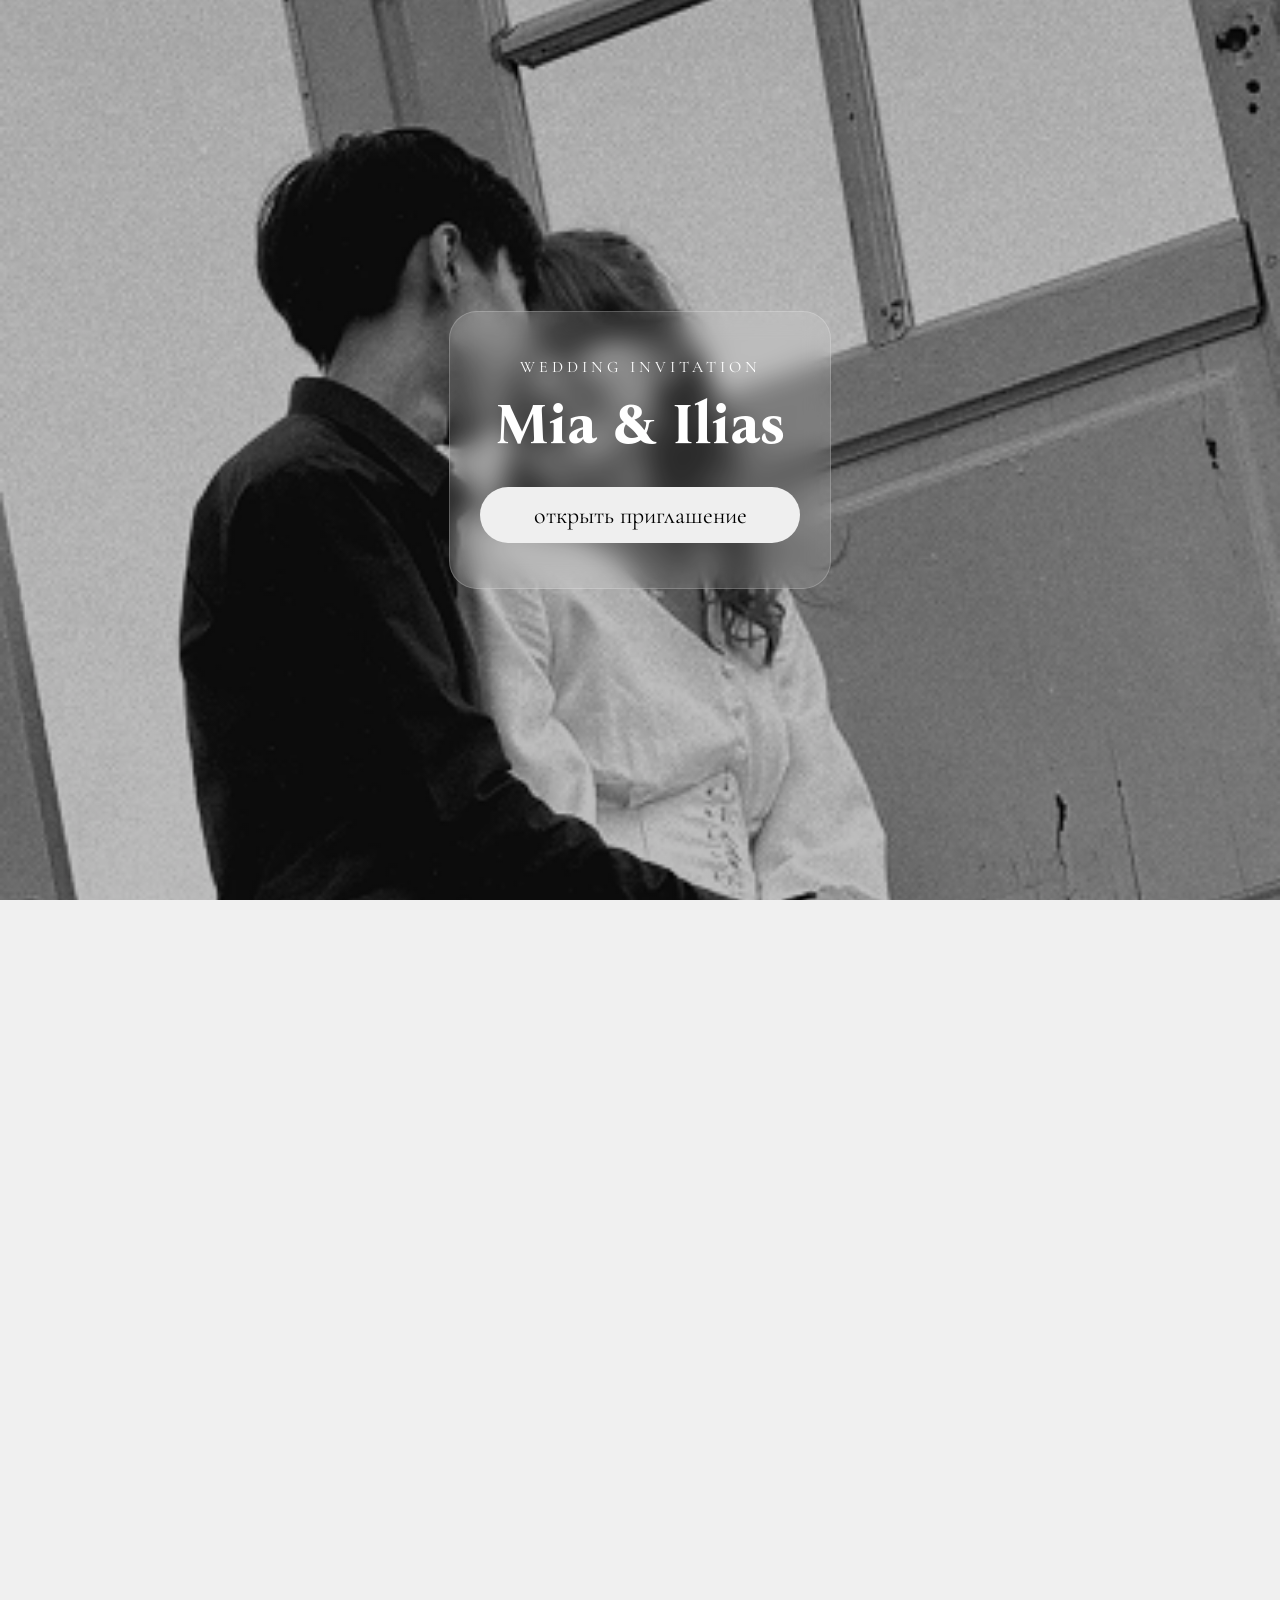
<file: index.html>
<!DOCTYPE html>
<html lang="ru">
<head>
    <meta charset="UTF-8">
    <meta name="viewport" content="width=device-width, initial-scale=1.0">
    <link rel="icon" type="image/x-icon" href="assets/images/favicon-1.ico">
    <link rel="stylesheet" href="init.css">
    <title>Love-story_Mia&Ilias</title>
</head>
<body>
    <div class="intro-screen" id="introScreen">

        <div class="intro-card">

            <p class="intro-subtitle">
                wedding invitation
            </p>

            <h2 class="intro-title">
                Mia & Ilias
            </h2>

            <button 
                class="open-btn"
                id="openBtn"
                onclick="openInvitation()">

                открыть приглашение

            </button>

            <div class="lang-select" id="langSelect">

                <button onclick="chooseLanguage('ru')">
                    Русский
                </button>

                <button onclick="chooseLanguage('kz')">
                    Қазақша
                </button>

            </div>

        </div>

    </div>

    <div id="mainContent" class="hidden-site">
        <h1 data-lang="mainTitle">Однажды они</h1>
        <div class="mia-card-body">
            <div class="variable-box">
                <div class="card-mia">
                    <div class="gallery-mia">
                        <img class="i" src="assets/images/мия-1111 2.png" alt="Mia">
                        <img class="i" src="assets/images/мия-111 12.png" alt="Mia">
                        <img class="i-last" src="assets/images/big-post-m.png" alt="Mia">
                    </div>
                    <div class="text-card-r">
                        <h2 data-lang="mia" class="h-m">мия</h2>
                        <p data-lang="miaDescription" class="paragraph">Опасно харизматична.</p>
                        <p data-lang="miaDetail" class="paragraph">Из тех людей, которые появляются в сюжете не случайно.</p>
                    </div>
                </div>
            </div>
        </div>
        <div class="ilias-card-body">
            <div class="variable-box">
                <div class="card-ilias">
                    <div class="text-card-l">
                        <h2 data-lang="ilias" class="h-i">Ильяс</h2>
                        <p data-lang="iliasDescription" class="paragraph">Такое ощущение, будто у него отдельный саундтрек.</p>
                        <p data-lang="iliasDetail" class="paragraph">Пугающе хорош в том, что делает.</p>
                    </div>
                    <div class="gallery-ilias">
                        <img class="a" src="assets/images/ilias-1.png" alt="Ilias">
                        <img class="a" src="assets/images/ilias-11.png" alt="Ilias">
                        <img class="a-last" src="assets/images/big-post-i.png" alt="Ilias">
                    </div>
                </div>
            </div>
        </div>
        <div class="variable-box">
            <h2 data-lang="met" class="solo-text">встретились</h2>
        </div>
        <div class="blue-paper">
            <img src="assets/images/hands.png" alt="Руки" class="hands">
            <div class="variable-box">
                <h2 data-lang="saidYes" class="solo-text">и сказали друг другу “да”</h2>
            </div>
            <img src="assets/images/фото-рамка.png" alt="фото рамка" class="photo-frame">
        </div>
        <div class="variable-box">
            <div class="invitation">
                <p data-lang="invitationText" class="invitation-text">приглашаем вас стать свидетелями того, как начинается наша общая история</p>
            </div>
            <img src="assets/images/photo-poster.png" alt="постер" class="photo-poster">
        </div>
        <div class="variable-box">
            <div class="invitation-ornament">
                <img src="assets/images/ornament.svg" class="ornament">
                <p data-lang="invitationTextAct" class="invitation-text-act">Ждем на кыз узату</p>
            </div>
        </div>

        <!-- Детали -->
        <div class="variable-box">
            <h2 data-lang="detailsTitle" class="details-title">Детали</h2>
            <ul class="detail">
                <li data-lang="detailDate" class="detail-date">Дата: 20 июля 2024 года</li>
                <li data-lang="detailTime" class="detail-time">Время: 18:00</li>
                <li data-lang="detailLocation" class="detail-location">Место: Ресторан "Золотой Двор"</li>
            </ul>
        </div>

        <!-- карта -->
        <div class="variable-box">
            <section class="map-section">

                <h2 class="details-title-map">Карта</h2>

                <div class="map-buttons">

                    <button 
                        class="map-btn active"
                        onclick="showGoogleMap(); setActiveButton(this)">

                        Google карты

                    </button>

                    
                    <button 
                        class="map-btn"
                        onclick="show2GISMap(); setActiveButton(this)">

                        2ГИС

                    </button>

                </div>

                <a id="mapLink" href="#" target="_blank">

                    <div class="map-container">

                        <iframe
                            id="mapFrame"
                            src=""
                            allowfullscreen=""
                            loading="lazy">
                        </iframe>

                    </div>

                </a>

            </section>
        </div>
        <section class="booking-section">

            <h2 class="booking-title">Бронь</h2>

            <form class="booking-form" id="bookingForm">

                <!-- Имя -->

                <label data-lang="guestName" class="booking-label">
                    Имя гостя
                </label>

                <input
                    type="text"
                    id="guestName"
                    class="booking-input"
                    data-placeholder="guestName"
                    required>

                <!-- Варианты -->

                <div class="radio-group">

                    <label class="radio-option">

                        <input
                            type="radio"
                            name="attendance"
                            value="Приеду"
                            required>

                        <span class="custom-radio"></span>

                        <span data-lang="mayAttend" class="radio-text">
                            приеду
                        </span>

                    </label>

                    <label class="radio-option">

                        <input
                            type="radio"
                            name="attendance"
                            value="Не смогу">

                        <span class="custom-radio"></span>

                        <span data-lang="cannotAttend" class="radio-text">
                            не смогу
                        </span>

                    </label>

                </div>

                <!-- Кнопка -->

                <button type="submit" class="booking-btn">
                    <span data-lang="submitBooking">
                        Отправить
                    </span>
                </button>

                <!-- Сообщение -->

                <p data-lang="successMessage" class="success-message" id="successMessage">
                    Спасибо ✨ Будем ждать вас
                </p>

            </form>

        </section>
        <footer class="event-footer">
            <div class="variable-box">
                <h2 class="footer-title">
                    ОРГАНИЗАТОРЫ СОБЫТИЯ
                </h2>

                <p class="footer-text">
                    Родители - Любовь, Сергей<br>
                    и сестра Наталья
                </p>
            </div>
        </footer>
    </div>

    <script src="script.js"></script>
</body>
</html>
</file>
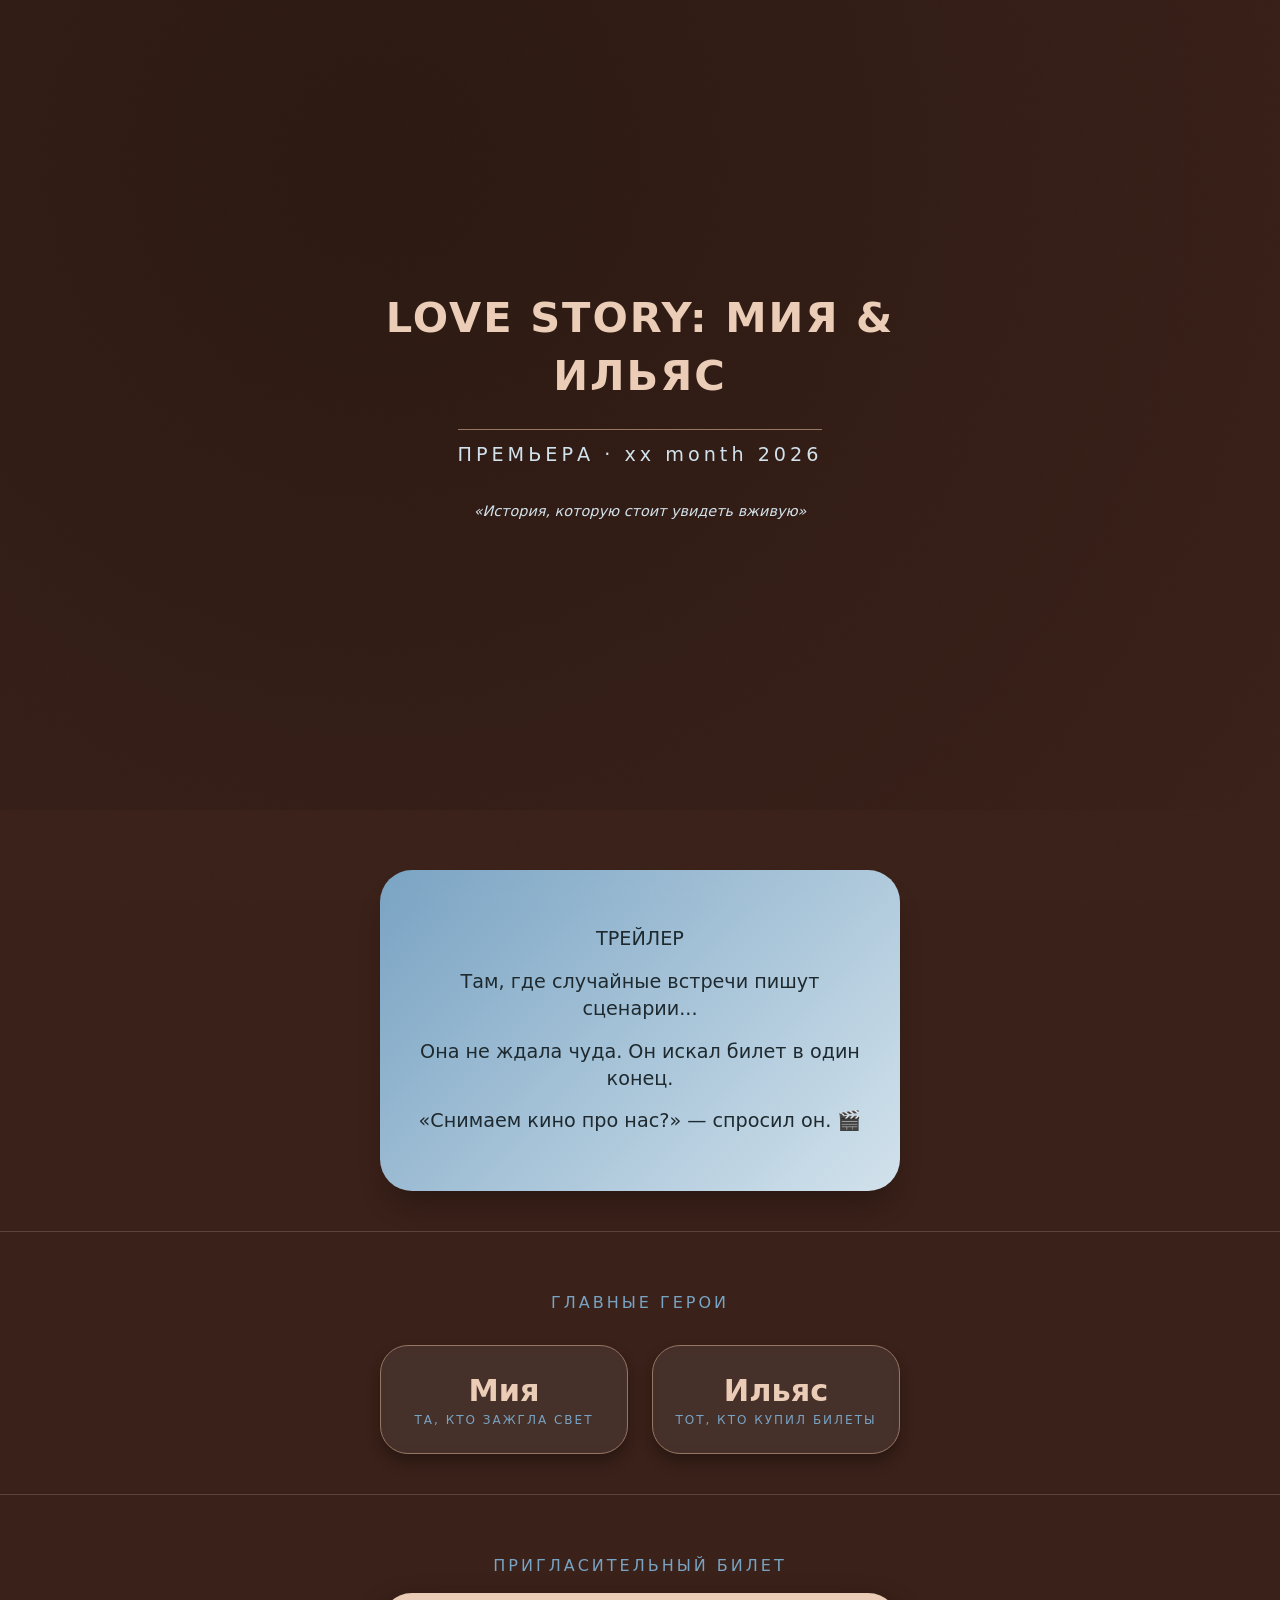
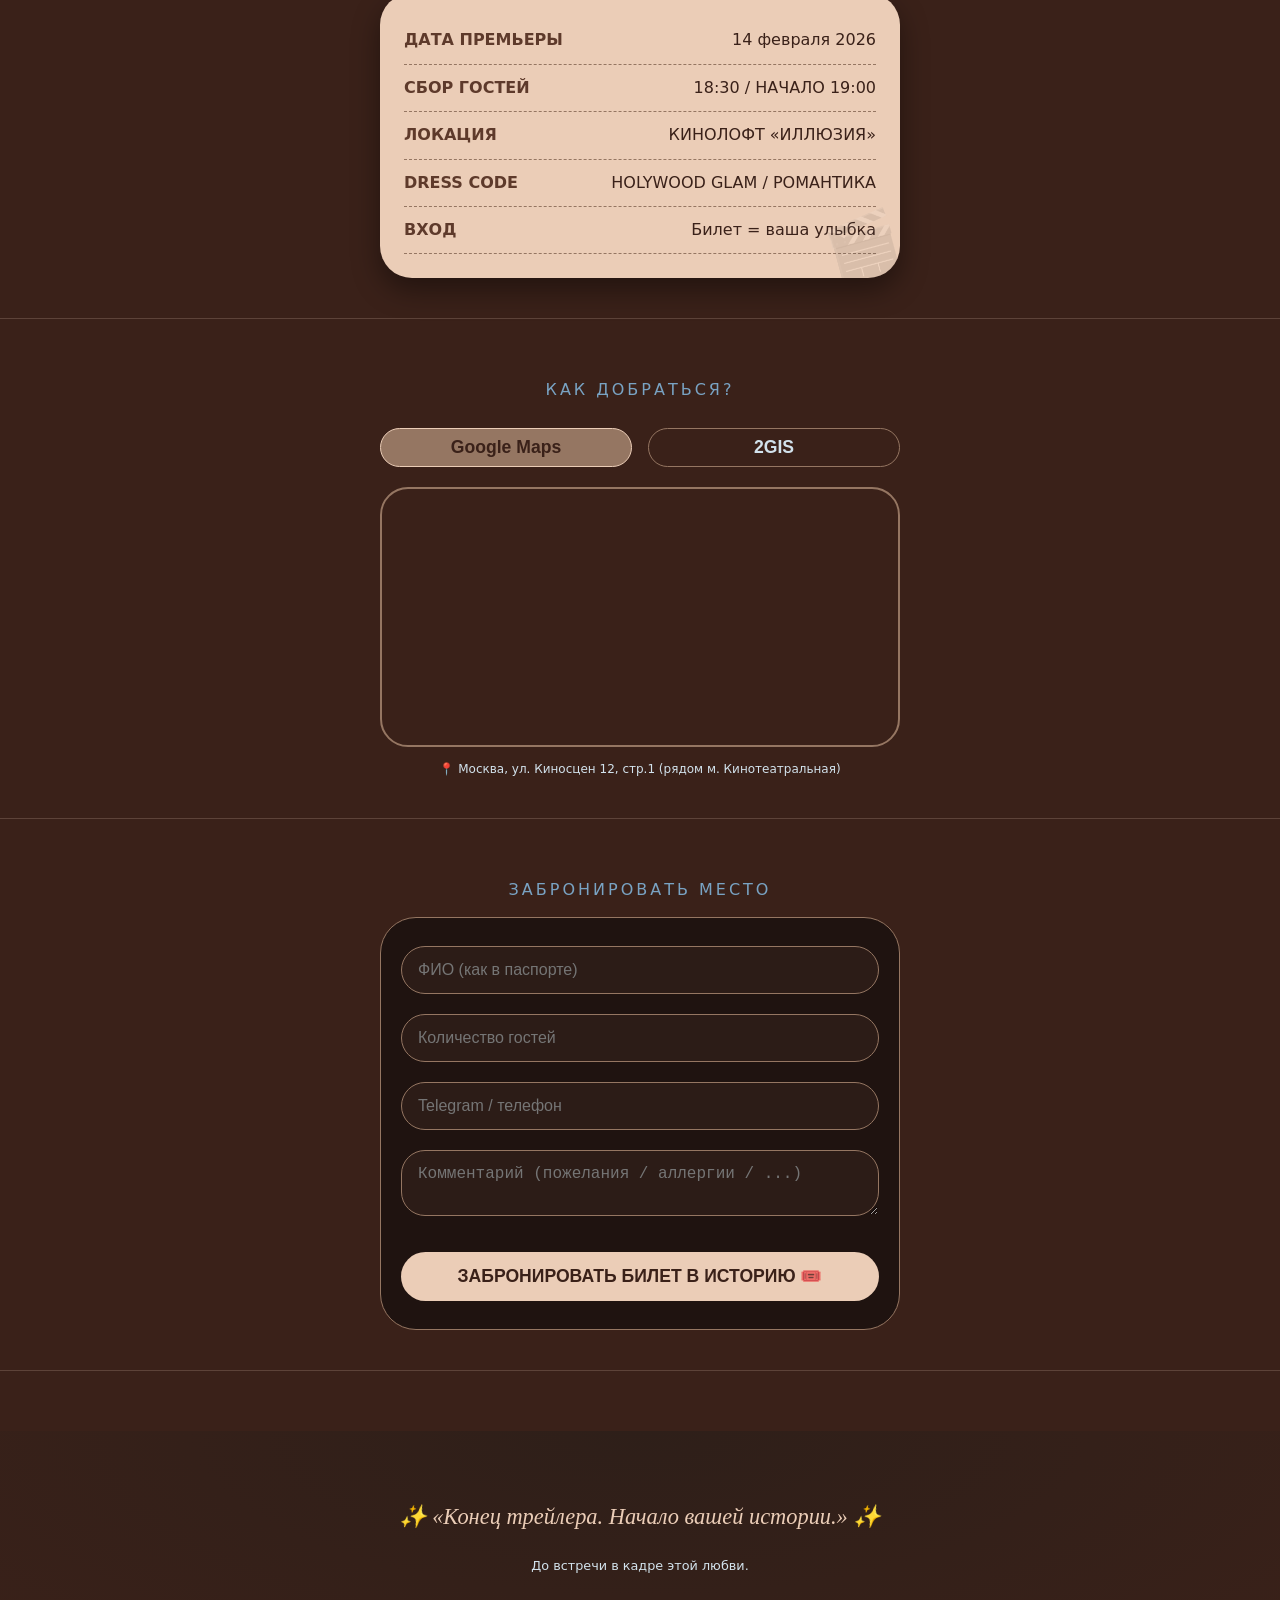
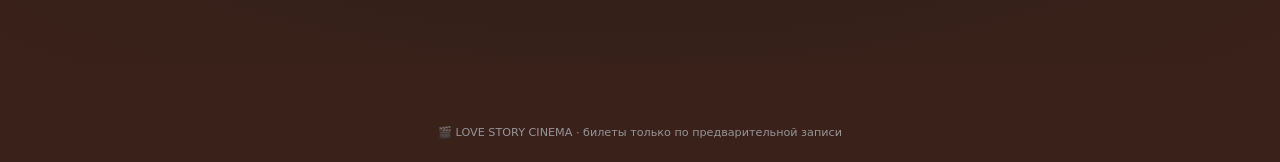
<file: deep-love.html>
<!DOCTYPE html>
<html lang="ru">
<head>
    <meta charset="UTF-8">
    <meta name="viewport" content="width=device-width, initial-scale=1.0, maximum-scale=1.0, user-scalable=yes, viewport-fit=cover">
    <title>Love Story · КИНОПРЕМЬЕРА</title>
    <style>
        * {
            margin: 0;
            padding: 0;
            box-sizing: border-box;
        }

        body {
            background-color: #3A2119;  /* ночь кинотеатра */
            font-family: system-ui, 'Segoe UI', 'Roboto', 'Helvetica Neue', sans-serif;
            color: #D2E2EC;
            line-height: 1.4;
            scroll-behavior: smooth;
        }

        /* плёночное зерно + мерцание */
        .film-grain {
            position: fixed;
            top: 0;
            left: 0;
            width: 100%;
            height: 100%;
            pointer-events: none;
            z-index: 999;
            opacity: 0.08;
            background-image: url('[data-uri]');
            background-repeat: repeat;
            mix-blend-mode: overlay;
            animation: grainShift 8s steps(2) infinite;
        }

        @keyframes grainShift {
            0% { transform: translate(0,0); opacity: 0.06; }
            100% { transform: translate(2%, 1%); opacity: 0.12; }
        }

        /* проекторное мерцание на некоторых блоках */
        .flicker-soft {
            animation: flickerBg 6s infinite ease;
        }

        @keyframes flickerBg {
            0% { opacity: 1; }
            95% { opacity: 1; }
            96% { opacity: 0.94; }
            97% { opacity: 1; }
            100% { opacity: 1; }
        }

        /* общий контейнер mobile-first (макс ширина 480px, но центрируется) */
        .container {
            max-width: 500px;
            margin: 0 auto;
            padding: 0 20px;
            position: relative;
            z-index: 2;
        }

        /* типовые секции */
        section {
            padding: 60px 0 40px;
            border-bottom: 1px solid rgba(235, 205, 183, 0.2);
        }

        .section-last {
            border-bottom: none;
        }

        /* заголовки в стиле кинотитров */
        .movie-title {
            font-size: 2.2rem;
            font-weight: 600;
            letter-spacing: -0.5px;
            text-transform: uppercase;
            color: #EBCDB7;
            text-shadow: 0 0 5px rgba(121, 163, 195, 0.5);
        }

        .subhead {
            font-size: 1rem;
            text-transform: uppercase;
            letter-spacing: 3px;
            color: #79A3C3;
            margin-bottom: 1rem;
        }

        /* анимации появления */
        .reveal-block {
            opacity: 0;
            transform: translateY(20px);
            transition: opacity 0.8s cubic-bezier(0.2, 0.9, 0.4, 1.1), transform 0.7s ease;
        }

        .reveal-block.revealed {
            opacity: 1;
            transform: translateY(0);
        }

        /* intro экран – титры */
        .intro {
            min-height: 90vh;
            display: flex;
            flex-direction: column;
            justify-content: center;
            align-items: center;
            text-align: center;
            background: radial-gradient(circle at 30% 20%, #2b1912, #3A2119);
            border-bottom: none;
            padding: 20px 0;
        }

        .film-title {
            font-size: 2.6rem;
            font-weight: 800;
            color: #EBCDB7;
            text-transform: uppercase;
            letter-spacing: 2px;
            animation: titleReveal 1.8s forwards;
            filter: blur(8px);
            opacity: 0;
            transform: scale(0.96);
        }

        @keyframes titleReveal {
            0% { filter: blur(12px); opacity: 0; transform: scale(0.94);}
            100% { filter: blur(0); opacity: 1; transform: scale(1);}
        }

        .premiere-date {
            margin-top: 24px;
            font-size: 1.2rem;
            letter-spacing: 4px;
            font-weight: 300;
            border-top: 1px solid #957662;
            display: inline-block;
            padding-top: 12px;
            animation: fadeInUp 1.2s 0.4s forwards;
            opacity: 0;
        }

        .tagline {
            margin-top: 32px;
            font-style: italic;
            color: #D2E2EC;
            font-size: 0.9rem;
            animation: fadeInUp 1.2s 0.8s forwards;
            opacity: 0;
        }

        @keyframes fadeInUp {
            from { opacity: 0; transform: translateY(20px);}
            to { opacity: 1; transform: translateY(0);}
        }

        /* трейлер (субтитры) */
        .trailer-block {
            background: linear-gradient(135deg, #79A3C3 0%, #D2E2EC 100%);
            color: #1e2a2f;
            border-radius: 32px;
            padding: 40px 24px;
            text-align: center;
            box-shadow: 0 20px 30px -10px rgba(0,0,0,0.3);
        }
        .subtitle-line {
            font-size: 1.2rem;
            margin: 16px 0;
            font-weight: 500;
            opacity: 0;
            transform: translateY(15px);
            transition: all 0.5s;
        }
        .subtitle-line.revealed {
            opacity: 1;
            transform: translateY(0);
        }

        /* карточки героев */
        .hero-grid {
            display: flex;
            flex-direction: column;
            gap: 24px;
            margin-top: 30px;
        }
        .hero-card {
            background: rgba(210, 226, 236, 0.08);
            backdrop-filter: blur(4px);
            border: 1px solid #957662;
            border-radius: 28px;
            padding: 24px 20px;
            text-align: center;
            transition: transform 0.3s ease;
            box-shadow: 0 8px 14px rgba(0,0,0,0.3);
        }
        .hero-name {
            font-size: 1.9rem;
            font-weight: 700;
            color: #EBCDB7;
        }
        .hero-role {
            font-size: 0.75rem;
            letter-spacing: 2px;
            text-transform: uppercase;
            color: #79A3C3;
        }

        /* билет/приглашение */
        .ticket {
            background: #EBCDB7;
            color: #3A2119;
            border-radius: 32px;
            padding: 24px;
            box-shadow: 0 12px 28px rgba(0,0,0,0.4);
            position: relative;
            overflow: hidden;
        }
        .ticket::before {
            content: "🎬";
            font-size: 60px;
            opacity: 0.1;
            position: absolute;
            bottom: -10px;
            right: 0px;
            transform: rotate(-15deg);
        }
        .ticket-row {
            display: flex;
            justify-content: space-between;
            border-bottom: 1px dashed #957662;
            padding: 12px 0;
        }
        .ticket-label {
            font-weight: 600;
            color: #5e3a2b;
        }

        /* табы карт */
        .map-tabs {
            display: flex;
            gap: 16px;
            margin-bottom: 20px;
            justify-content: center;
        }
        .tab-btn {
            background: none;
            border: 1px solid #957662;
            padding: 8px 20px;
            border-radius: 60px;
            font-weight: 600;
            color: #D2E2EC;
            cursor: pointer;
            transition: 0.2s;
        }
        .tab-btn.active {
            background: #957662;
            color: #3A2119;
            border-color: #EBCDB7;
        }
        .map-container {
            width: 100%;
            height: 260px;
            border-radius: 28px;
            overflow: hidden;
            border: 2px solid #957662;
        }
        .map-embed {
            width: 100%;
            height: 100%;
            border: 0;
        }
        .map-hide {
            display: none;
        }

        /* форма */
        .booking-form {
            background: #1f1310;
            border-radius: 36px;
            padding: 28px 20px;
            border: 1px solid #957662;
        }
        .form-group {
            margin-bottom: 20px;
        }
        input, select, textarea {
            width: 100%;
            padding: 14px 16px;
            background: #2c1c17;
            border: 1px solid #957662;
            border-radius: 60px;
            font-size: 1rem;
            color: #EBCDB7;
            outline: none;
            transition: 0.2s;
        }
        textarea {
            border-radius: 24px;
            resize: vertical;
        }
        input:focus, select:focus, textarea:focus {
            border-color: #79A3C3;
            box-shadow: 0 0 0 2px rgba(121,163,195,0.3);
        }
        button {
            background: #EBCDB7;
            border: none;
            width: 100%;
            padding: 14px;
            border-radius: 60px;
            font-weight: bold;
            font-size: 1.1rem;
            color: #3A2119;
            cursor: pointer;
            transition: 0.2s;
            margin-top: 10px;
        }
        button:hover {
            background: #957662;
            color: #EBCDB7;
            transform: scale(0.98);
        }
        .form-message {
            text-align: center;
            margin-top: 20px;
            font-size: 0.9rem;
            font-weight: 500;
            background: #2c4126;
            padding: 12px;
            border-radius: 40px;
            color: #EBCDB7;
        }

        /* outro */
        .outro {
            text-align: center;
            padding: 70px 0 90px;
            background: radial-gradient(ellipse at top, #2e1f19, #3A2119);
        }
        .outro-quote {
            font-size: 1.4rem;
            font-family: 'Georgia', serif;
            font-style: italic;
            color: #EBCDB7;
        }

        /* адаптив > 480px (мягкий) */
        @media (min-width: 481px) {
            .container {
                max-width: 560px;
            }
            .hero-grid {
                flex-direction: row;
                justify-content: center;
            }
            .hero-card {
                flex: 1;
            }
            .movie-title {
                font-size: 2.8rem;
            }
        }
        footer {
            text-align: center;
            font-size: 0.7rem;
            padding: 20px 0;
            opacity: 0.6;
        }
    </style>
</head>
<body>
<div class="film-grain"></div>

<!-- INTRO - титры -->
<section class="intro">
    <div class="container" style="text-align: center;">
        <div class="film-title">LOVE STORY: <span id="namesDynamic">Мия & Ильяс</span></div>
        <div class="premiere-date">ПРЕМЬЕРА · xx  month 2026</div>
        <div class="tagline">«История, которую стоит увидеть вживую»</div>
    </div>
</section>

<!-- ТРЕЙЛЕР ИСТОРИИ -->
<section>
    <div class="container">
        <div class="trailer-block">
            <div class="subtitle-line reveal-block" style="transition-delay: 0.1s;"> ТРЕЙЛЕР</div>
            <div class="subtitle-line reveal-block" style="transition-delay: 0.3s;">Там, где случайные встречи пишут сценарии...</div>
            <div class="subtitle-line reveal-block" style="transition-delay: 0.5s;">Она не ждала чуда. Он искал билет в один конец.</div>
            <div class="subtitle-line reveal-block" style="transition-delay: 0.7s;">«Снимаем кино про нас?» — спросил он. 🎬</div>
        </div>
    </div>
</section>

<!-- ГЕРОИ ФИЛЬМА -->
<section>
    <div class="container">
        <div class="subhead" style="text-align: center;">ГЛАВНЫЕ ГЕРОИ</div>
        <div class="hero-grid">
            <div class="hero-card reveal-block">
                <div class="hero-name">Мия</div>
                <div class="hero-role">Та, кто зажгла свет</div>
            </div>
            <div class="hero-card reveal-block">
                <div class="hero-name">Ильяс</div>
                <div class="hero-role">Тот, кто купил билеты</div>
            </div>
        </div>
    </div>
</section>

<!-- БИЛЕТ / ПРИГЛАШЕНИЕ -->
<section>
    <div class="container">
        <div class="subhead" style="text-align: center;">ПРИГЛАСИТЕЛЬНЫЙ БИЛЕТ</div>
        <div class="ticket reveal-block">
            <div class="ticket-row"><span class="ticket-label">ДАТА ПРЕМЬЕРЫ</span><span>14 февраля 2026</span></div>
            <div class="ticket-row"><span class="ticket-label">СБОР ГОСТЕЙ</span><span>18:30 / НАЧАЛО 19:00</span></div>
            <div class="ticket-row"><span class="ticket-label">ЛОКАЦИЯ</span><span>КИНОЛОФТ «ИЛЛЮЗИЯ»</span></div>
            <div class="ticket-row"><span class="ticket-label">DRESS CODE</span><span>HOLYWOOD GLAM / РОМАНТИКА</span></div>
            <div class="ticket-row"><span class="ticket-label">ВХОД</span><span>Билет = ваша улыбка</span></div>
        </div>
    </div>
</section>

<!-- ЛОКАЦИЯ + КАРТЫ GOOGLE & 2GIS -->
<section>
    <div class="container">
        <div class="subhead" style="text-align: center;">КАК ДОБРАТЬСЯ?</div>
        <div class="map-tabs">
            <button class="tab-btn active" data-map="google">Google Maps</button>
            <button class="tab-btn" data-map="dgis">2GIS</button>
        </div>
        <div class="reveal-block">
            <div id="googleMap" class="map-container">
                <iframe class="map-embed" src="https://www.google.com/maps/embed?pb=!1m18!1m12!1m3!1d2245.628830882657!2d37.61862307685128!3d55.75157897308468!2m3!1f0!2f0!3f0!3m2!1i1024!2i768!4f13.1!3m3!1m2!1s0x46b54a5a7f4b8b5b%3A0x8b9a6b5b5b5b5b5b!2z0JrRgNCw0YHQvdCw0Y8g0L_Qu9C-0YnQsNC00Yw!5e0!3m2!1sru!2sru!4v1712000000000!5m2!1sru!2sru" loading="lazy"></iframe>
            </div>
            <div id="dgisMap" class="map-container map-hide">
                <iframe class="map-embed" src="https://map.2gis.com/?#!/geo/70030076167465541/state/center/37.618423,55.751244/zoom/16" loading="lazy"></iframe>
            </div>
        </div>
        <p style="font-size: 0.75rem; margin-top: 14px; text-align: center;">📍 Москва, ул. Киносцен 12, стр.1 (рядом м. Кинотеатральная)</p>
    </div>
</section>

<!-- БРОНИРОВАНИЕ + ФОРМА + ОТПРАВКА В ТЕЛЕГРАМ -->
<section>
    <div class="container">
        <div class="subhead" style="text-align: center;">ЗАБРОНИРОВАТЬ МЕСТО</div>
        <div class="booking-form reveal-block">
            <form id="bookingForm">
                <div class="form-group">
                    <input type="text" id="fullname" placeholder="ФИО (как в паспорте)" required>
                </div>
                <div class="form-group">
                    <input type="number" id="guests" placeholder="Количество гостей" min="1" max="10" required>
                </div>
                <div class="form-group">
                    <input type="text" id="contact" placeholder="Telegram / телефон" required>
                </div>
                <div class="form-group">
                    <textarea rows="2" id="comment" placeholder="Комментарий (пожелания / аллергии / ...)"></textarea>
                </div>
                <button type="submit">ЗАБРОНИРОВАТЬ БИЛЕТ В ИСТОРИЮ 🎟️</button>
                <div id="formFeedback" class="form-message" style="display: none;"></div>
            </form>
        </div>
    </div>
</section>

<!-- OUTRO / финальные титры -->
<section class="section-last">
    <div class="outro">
        <div class="container">
            <div class="outro-quote reveal-block">✨ «Конец трейлера. Начало вашей истории.» ✨</div>
            <div style="margin-top: 24px; font-size: 0.8rem;">До встречи в кадре этой любви.</div>
        </div>
    </div>
</section>
<footer>🎬 LOVE STORY CINEMA · билеты только по предварительной записи</footer>

<script>
    // ========== ПОСЛЕДОВАТЕЛЬНОЕ ПОЯВЛЕНИЕ ==========
    const revealElements = document.querySelectorAll('.reveal-block');
    function checkReveal() {
        for(let el of revealElements) {
            const rect = el.getBoundingClientRect();
            const windowHeight = window.innerHeight;
            if(rect.top < windowHeight - 80) {
                el.classList.add('revealed');
            }
        }
        // для субтитров в трейлере (особые строки)
        document.querySelectorAll('.subtitle-line').forEach(line => {
            const rect = line.getBoundingClientRect();
            if(rect.top < window.innerHeight - 60) line.classList.add('revealed');
        });
    }
    window.addEventListener('scroll', checkReveal);
    window.addEventListener('load', checkReveal);
    // дополнительно запустим через 200мс для надёжности
    setTimeout(checkReveal, 200);

    // ========== ТАБЫ КАРТ (Google / 2GIS) ==========
    const tabBtns = document.querySelectorAll('.tab-btn');
    const googleDiv = document.getElementById('googleMap');
    const dgisDiv = document.getElementById('dgisMap');

    function switchMap(activeMap) {
        if(activeMap === 'google') {
            googleDiv.classList.remove('map-hide');
            dgisDiv.classList.add('map-hide');
            tabBtns[0].classList.add('active');
            tabBtns[1].classList.remove('active');
        } else {
            googleDiv.classList.add('map-hide');
            dgisDiv.classList.remove('map-hide');
            tabBtns[1].classList.add('active');
            tabBtns[0].classList.remove('active');
        }
    }
    tabBtns[0].addEventListener('click', () => switchMap('google'));
    tabBtns[1].addEventListener('click', () => switchMap('dgis'));

    // ========== TELEGRAM БОТ ОТПРАВКА ==========
    // ⬇️⬇️⬇️ ЗАМЕНИ НА СВОИ ДАННЫЕ (ТОКЕН И ЧАТ АЙДИ) ⬇️⬇️⬇️
    const TELEGRAM_TOKEN = 'ТВОЙ_ТОКЕН_СЮДА';   // пример: '1234567890:ABCdefGHIJKLMNOPqrStUvWXyz'
    const TELEGRAM_CHAT_ID = 'ТВОЙ_CHAT_ID_СЮДА'; // пример: '987654321'

    const form = document.getElementById('bookingForm');
    const feedbackDiv = document.getElementById('formFeedback');

    form.addEventListener('submit', async (e) => {
        e.preventDefault();

        const fullname = document.getElementById('fullname').value.trim();
        const guests = document.getElementById('guests').value.trim();
        const contact = document.getElementById('contact').value.trim();
        const comment = document.getElementById('comment').value.trim();

        if(!fullname || !guests || !contact) {
            feedbackDiv.style.display = 'block';
            feedbackDiv.style.backgroundColor = '#591c1c';
            feedbackDiv.innerHTML = '❌ Пожалуйста, заполните ФИО, количество гостей и контакт.';
            return;
        }

        // блокируем кнопку на время отправки
        const submitBtn = form.querySelector('button');
        const originalText = submitBtn.innerText;
        submitBtn.disabled = true;
        submitBtn.innerText = 'Отправка билета...';
        feedbackDiv.style.display = 'block';
        feedbackDiv.innerHTML = '🎞️ Резервируем место в зале...';

        // собираем текст для телеграм
        let messageText = `🎬 НОВАЯ БРОНЬ НА ПРЕМЬЕРУ 🎬\n`;
        messageText += `👤 Имя: ${fullname}\n`;
        messageText += `👥 Гостей: ${guests}\n`;
        messageText += `📞 Контакт: ${contact}\n`;
        if(comment) messageText += `💬 Комментарий: ${comment}\n`;
        messageText += `🕯️ Дата события: 14 февраля 2026`;

        // Если токен или чат айди не настроены — показать демо-режим
        if(TELEGRAM_TOKEN === 'ТВОЙ_ТОКЕН_СЮДА' || TELEGRAM_CHAT_ID === 'ТВОЙ_CHAT_ID_СЮДА') {
            console.warn('Telegram бот не настроен: замените токен и chat id в скрипте');
            // имитируем успешную отправку для теста (чтоб форма работала локально)
            setTimeout(() => {
                submitBtn.disabled = false;
                submitBtn.innerText = originalText;
                feedbackDiv.style.backgroundColor = '#2c4126';
                feedbackDiv.innerHTML = '🎟️✨ Спасибо, мы ждём вас! ✨🎟️<br><span style="font-size:0.85rem;">«Ваш билет в историю забронирован. Ждём вас в кинозале жизни ❤️»</span>';
                form.reset();
                setTimeout(() => {
                    feedbackDiv.style.display = 'none';
                }, 7000);
            }, 800);
            return;
        }

        // реальная отправка в телеграм через fetch (CORS может быть, но обычно работает)
        const botUrl = `https://api.telegram.org/bot${TELEGRAM_TOKEN}/sendMessage`;

        try {
            const response = await fetch(botUrl, {
                method: 'POST',
                headers: { 'Content-Type': 'application/json' },
                body: JSON.stringify({
                    chat_id: TELEGRAM_CHAT_ID,
                    text: messageText,
                    parse_mode: 'HTML'
                })
            });
            const data = await response.json();
            if(data.ok) {
                // успех — показываем киношное "спасибо"
                feedbackDiv.style.backgroundColor = '#2c4126';
                feedbackDiv.innerHTML = '🎟️✨ Спасибо, мы ждём вас! ✨🎟️<br><span style="font-size:0.85rem;">«Ваш билет в историю забронирован. Ждём вас в кинозале жизни ❤️»</span>';
                form.reset();
                setTimeout(() => {
                    feedbackDiv.style.display = 'none';
                }, 8000);
            } else {
                throw new Error(data.description || 'Ошибка отправки');
            }
        } catch (err) {
            console.error(err);
            feedbackDiv.style.backgroundColor = '#591c1c';
            feedbackDiv.innerHTML = '⚠️ Ошибка при бронировании. Попробуйте позже или напишите организаторам напрямую.';
        } finally {
            submitBtn.disabled = false;
            submitBtn.innerText = originalText;
            setTimeout(() => {
                if(feedbackDiv.innerText.includes('Спасибо') === false) {
                    // скроем ошибку через время
                    setTimeout(() => {
                        if(feedbackDiv.style.display !== 'none') feedbackDiv.style.display = 'none';
                    }, 5000);
                }
            }, 3000);
        }
    });

    // имитация эффекта "билета печатается" лёгкий флип
    const ticketEl = document.querySelector('.ticket');
    if(ticketEl) {
        ticketEl.style.transition = 'transform 0.4s ease, opacity 0.5s';
        ticketEl.style.opacity = '0';
        ticketEl.style.transform = 'rotateX(15deg)';
        setTimeout(() => {
            ticketEl.style.opacity = '1';
            ticketEl.style.transform = 'rotateX(0deg)';
        }, 300);
    }
</script>
</body>
</html>
</file>
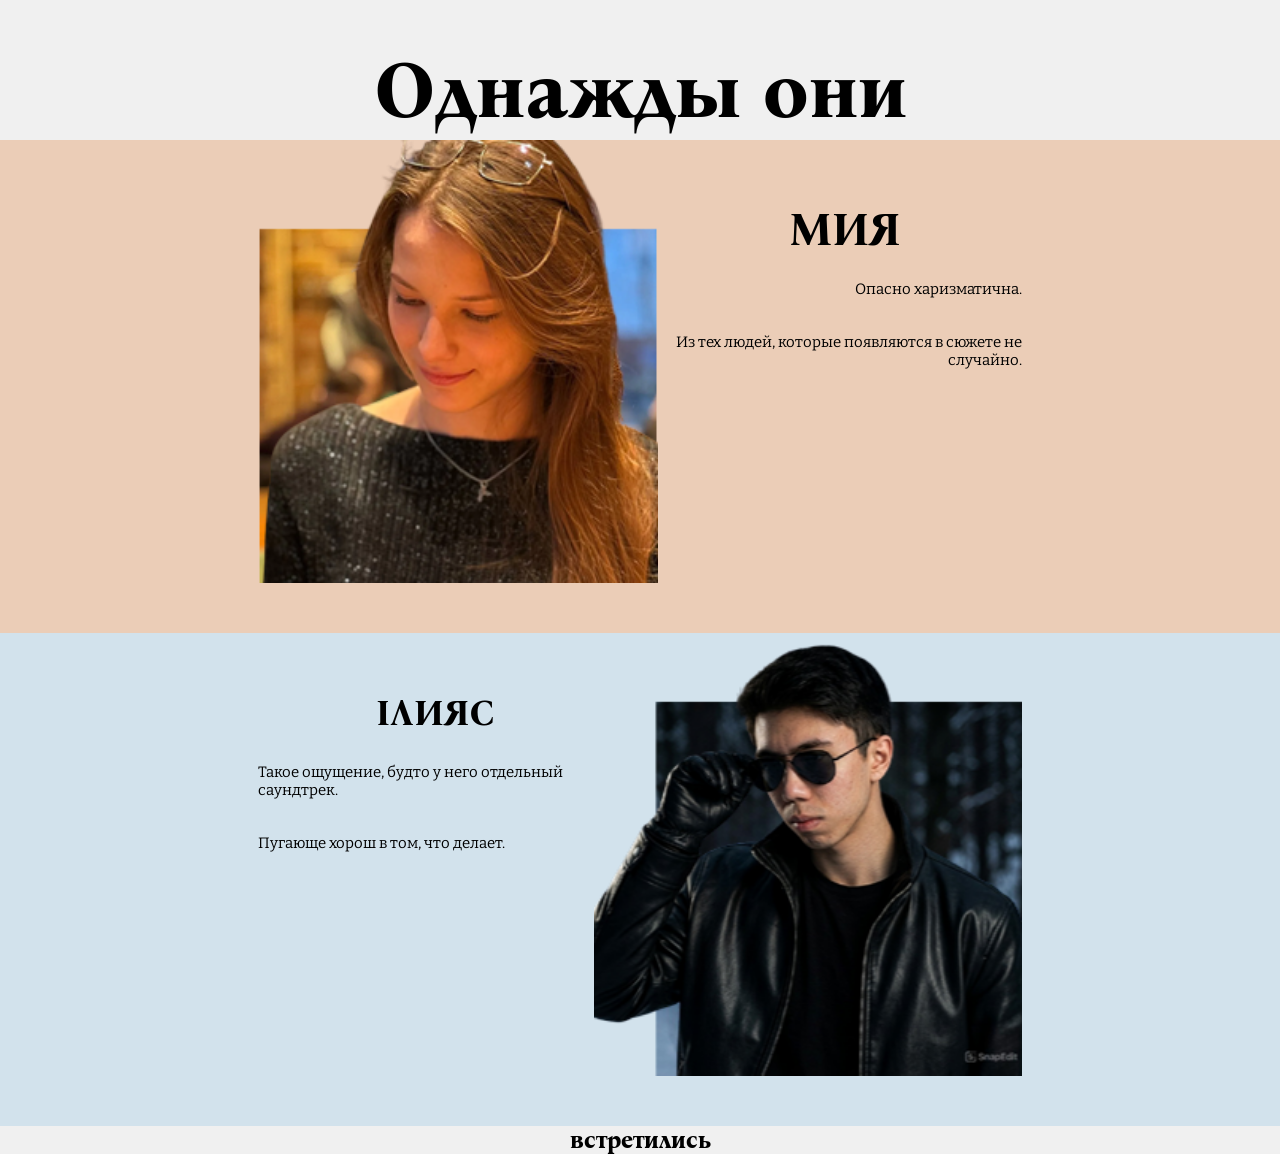
<file: init.html>
<!DOCTYPE html>
<html lang="ru">
<head>
    <meta charset="UTF-8">
    <meta name="viewport" content="width=device-width, initial-scale=1.0">
    <link rel="stylesheet" href="init.css">
    <title>Love-story_Mia&Ilias</title>
</head>
<body>

    <h1>Однажды они</h1>
    <div class="mia-card-body">
        <div class="variable-box">
            <div class="card-mia">
                <div class="gallery-mia">
                    <img class="i" src="assets/images/мия-1111 2.png" alt="Mia">
                    <img class="i" src="assets/images/мия-111 12.png" alt="Mia">
                    <img class="i-last" src="assets/images/big-post-m.png" alt="Mia">
                </div>
                <div class="text-card-r">
                    <h2 class="h-m">мия</h2>
                    <p class="paragraph">Опасно харизматична.</p>
                    <p class="paragraph">Из тех людей, которые появляются в сюжете не случайно.</p>
                </div>
            </div>
        </div>
    </div>
    <div class="ilias-card-body">
        <div class="variable-box">
            <div class="card-ilias">
                <div class="text-card-l">
                    <h2 class="h-i">ілияс</h2>
                    <p class="paragraph">Такое ощущение, будто у него отдельный саундтрек.</p>
                    <p class="paragraph">Пугающе хорош в том, что делает.</p>
                </div>
                <div class="gallery-ilias">
                    <img class="a" src="assets/images/ilias-1.png" alt="Ilias">
                    <img class="a" src="assets/images/ilias-11.png" alt="Ilias">
                    <img class="a-last" src="assets/images/big-post-i.png" alt="Ilias">
                </div>
            </div>
        </div>
    </div>
    <div class="variable-box">
        <h2>встретились</h2>
    </div>
    
    <script src="script.js"></script>
</body>
</html>
</file>
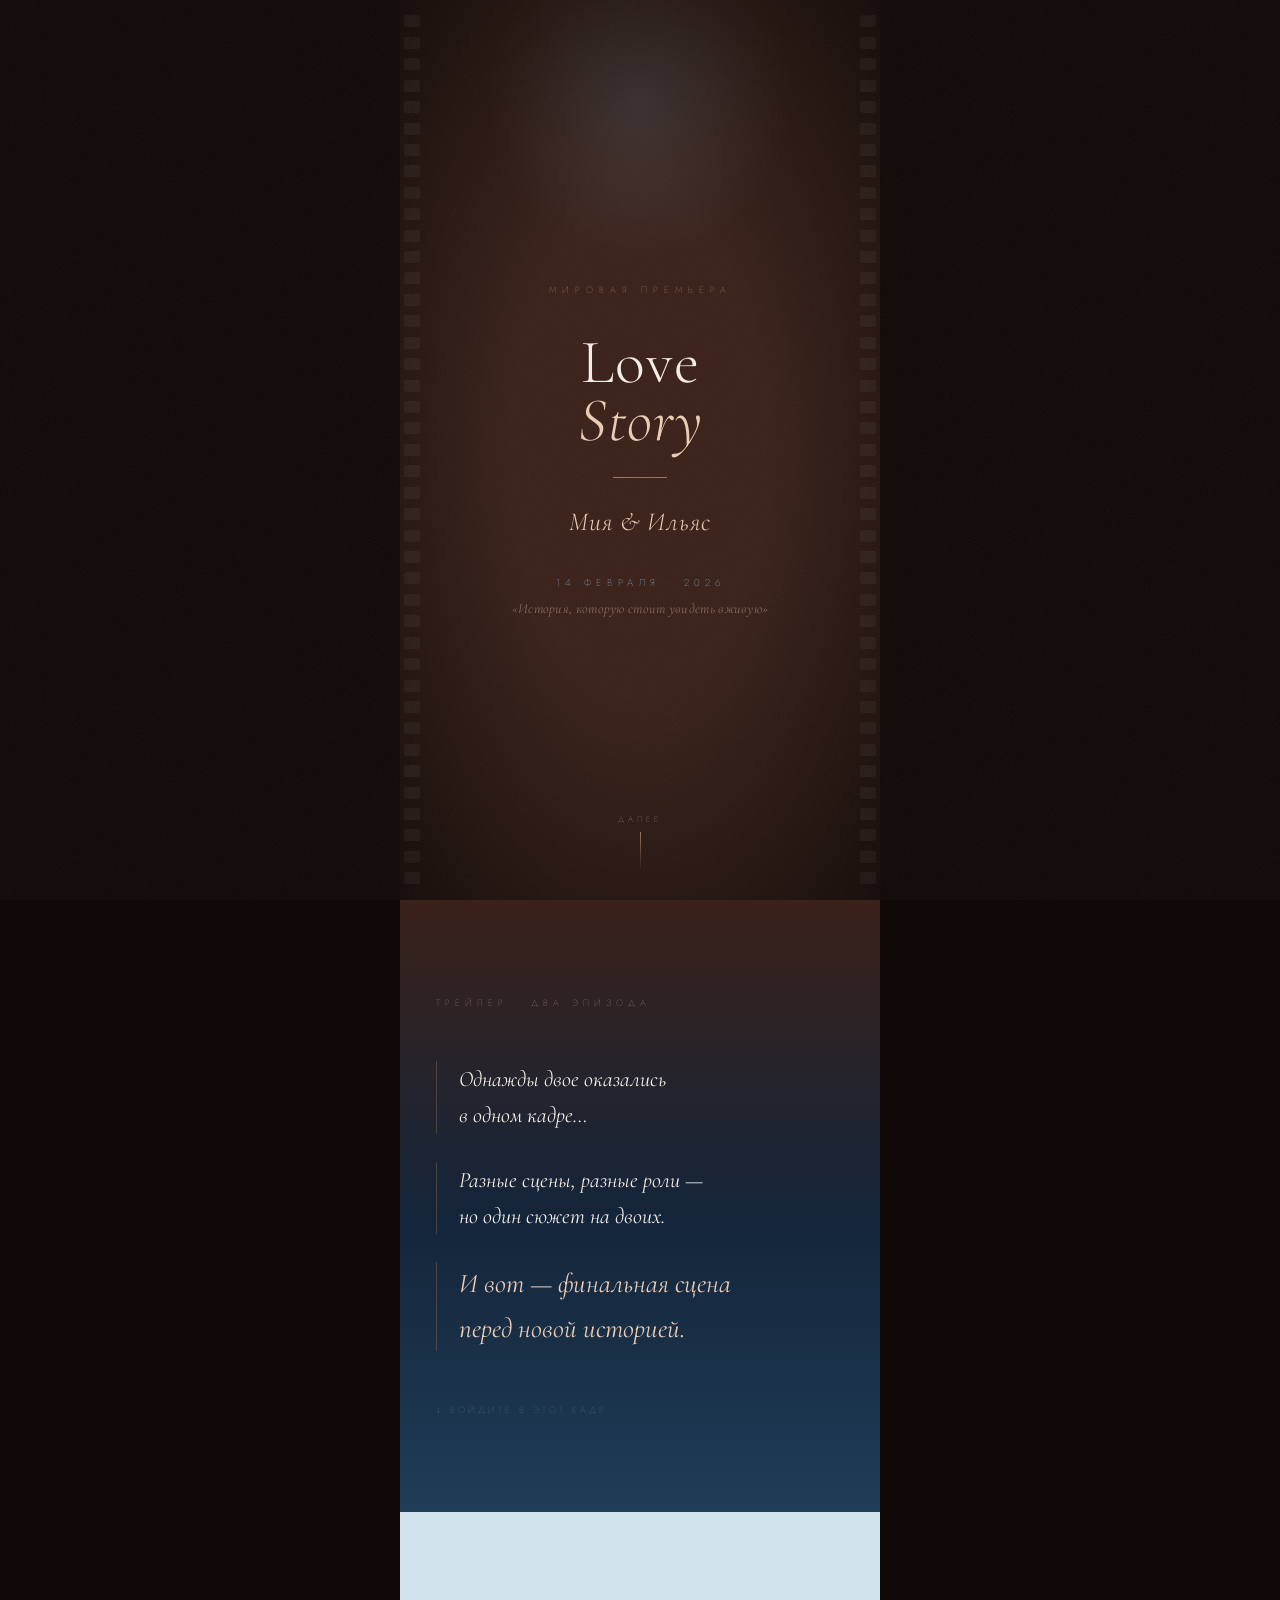
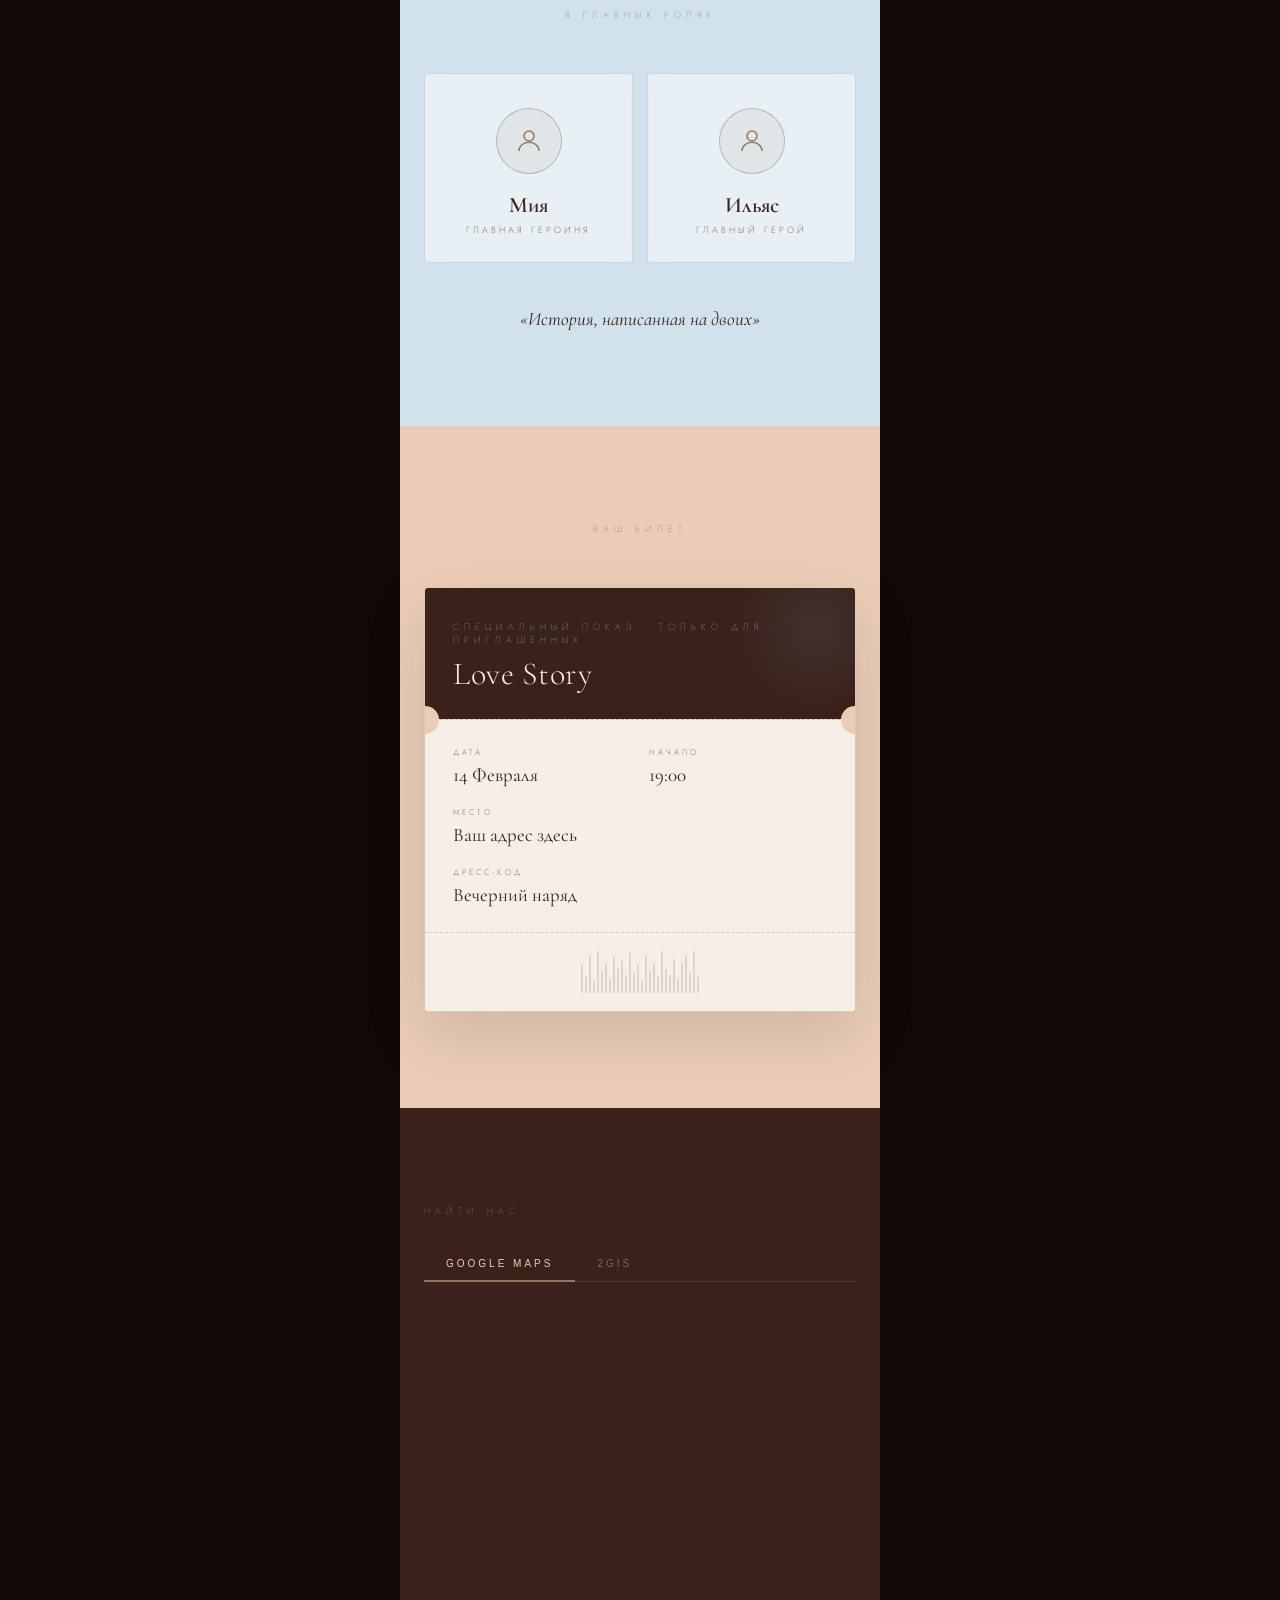
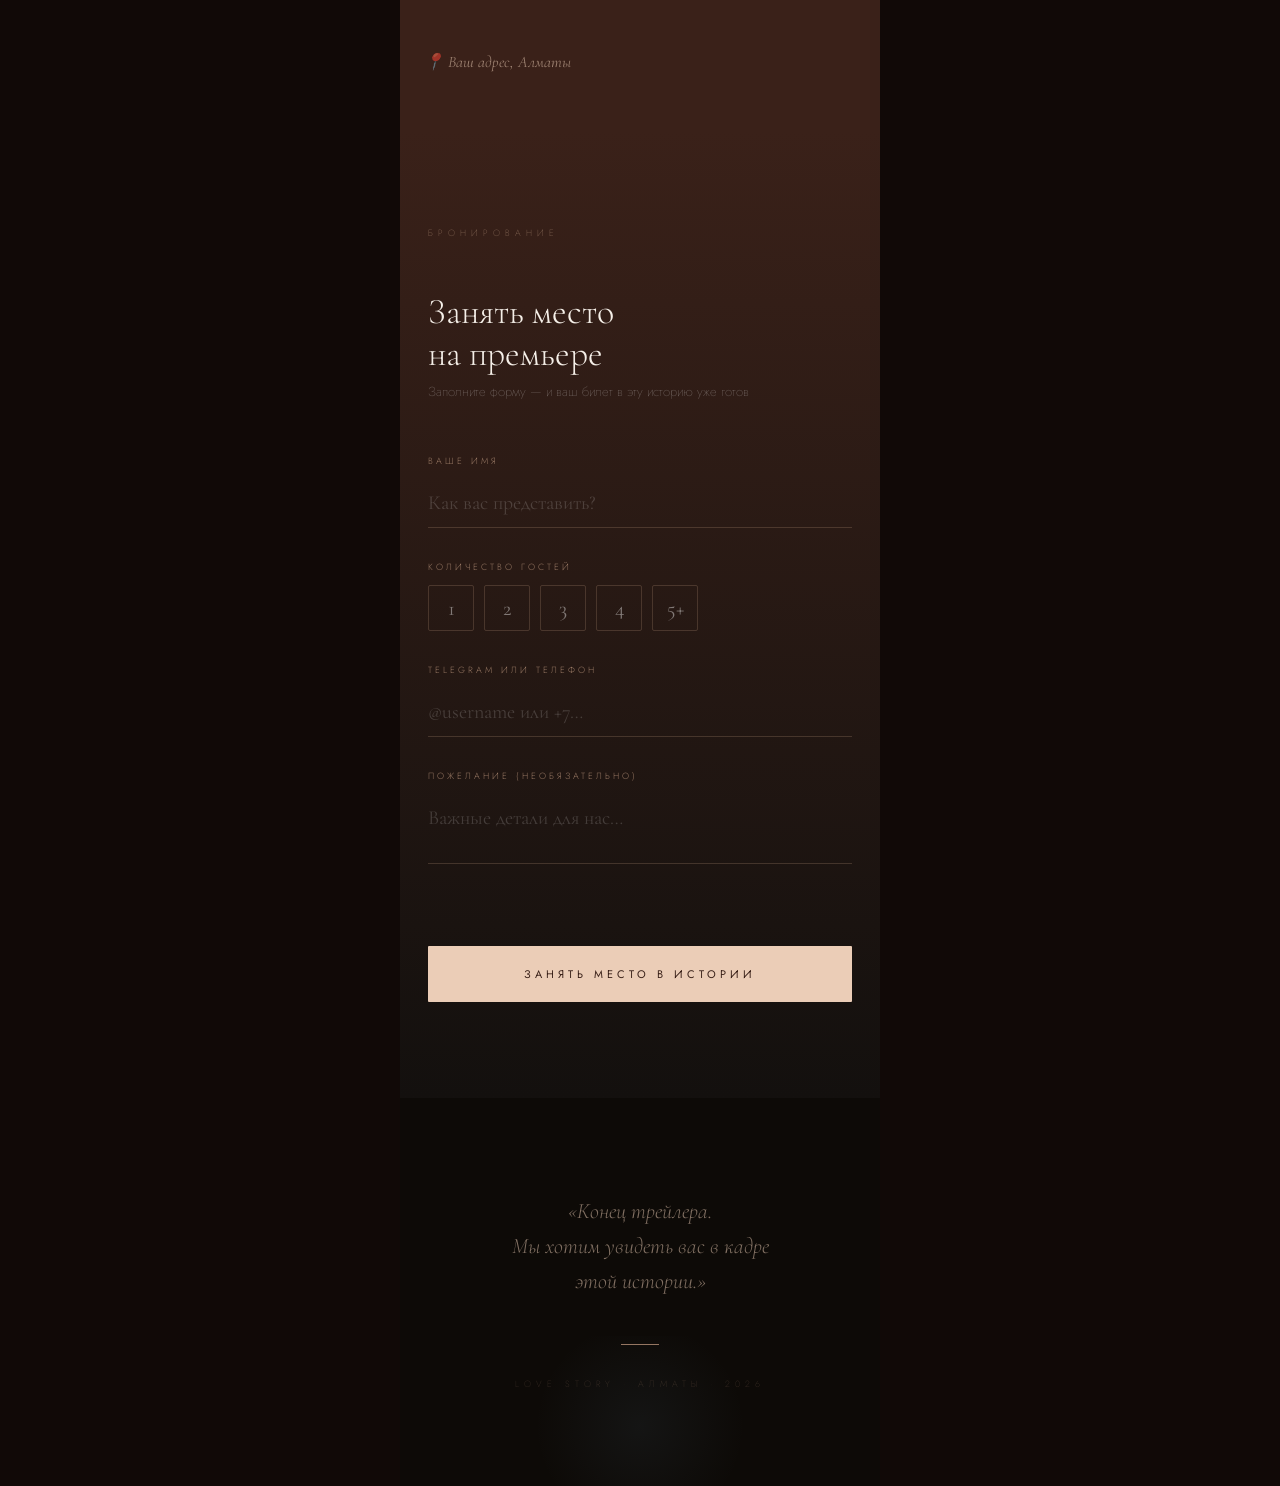
<file: love-story.html>
<!DOCTYPE html>
<html lang="ru">
<head>
<meta charset="UTF-8">
<meta name="viewport" content="width=device-width,initial-scale=1,maximum-scale=1,user-scalable=no">
<title>Love Story · Премьера</title>
<link rel="preconnect" href="https://fonts.googleapis.com">
<link rel="preconnect" href="https://fonts.gstatic.com" crossorigin>
<link href="https://fonts.googleapis.com/css2?family=Cormorant+Garamond:ital,wght@0,300;0,400;0,600;1,300;1,400;1,600&family=Jost:wght@200;300;400;500&display=swap" rel="stylesheet">

<style>
/* ─── RESET & VARS ───────────────────────────────────────── */
*,*::before,*::after{box-sizing:border-box;margin:0;padding:0;}

:root{
    --dark:  #3A2119;
    --blue:  #79A3C3;
    --light: #D2E2EC;
    --beige: #EBCDB7;
    --brown: #957662;
    --cream: #F5EFE8;
    --black: #0d0a07;
}

html{ background:#110907; scroll-behavior:smooth; }

body{
    font-family:'Jost',sans-serif;
    background:var(--dark);
    color:var(--cream);
    overflow-x:hidden;
    max-width:480px;
    margin:0 auto;
}

/* ─── FILM эффект ─────────────────────────────────────────── */
#grain{
    position:fixed; inset:0; width:100%; height:100%;
    pointer-events:none; z-index:9999; opacity:.055;
    background-image:url("data:image/svg+xml,%3Csvg xmlns='http://www.w3.org/2000/svg' width='300' height='300'%3E%3Cfilter id='n'%3E%3CfeTurbulence type='fractalNoise' baseFrequency='0.72' numOctaves='4' stitchTiles='stitch'/%3E%3CfeColorMatrix type='saturate' values='0'/%3E%3C/filter%3E%3Crect width='100%25' height='100%25' filter='url(%23n)'/%3E%3C/svg%3E");
    animation:grain 1.4s steps(6) infinite;
}
@keyframes grain{
    0%  {transform:translate(0,0)}
    16% {transform:translate(-3%,-2%)}
    33% {transform:translate(2%, 3%)}
    50% {transform:translate(-2%, 2%)}
    66% {transform:translate(3%,-3%)}
    83% {transform:translate(-1%, 1%)}
    100%{transform:translate(0,0)}
}

/* ─── SCROLL REVEAL ──────────────────────────────────────── */
.reveal{
    opacity:0;
    transform:translateY(38px);
    transition: opacity .95s cubic-bezier(.16,1,.3,1),
                transform .95s cubic-bezier(.16,1,.3,1);
}
.reveal.visible{ opacity:1; transform:translateY(0); }
.d1{transition-delay:.08s} .d2{transition-delay:.22s}
.d3{transition-delay:.40s} .d4{transition-delay:.58s}
.d5{transition-delay:.78s}

/* ─────────────────────────────────────────────────────────
    --------SECTION 1 · INTRO
───────────────────────────────────────────────────────── */
.intro{
    min-height:100dvh;
    background:var(--dark);
    display:flex; flex-direction:column;
    align-items:center; justify-content:center;
    position:relative; overflow:hidden;
    padding:64px 44px;
    text-align:center;
}

.intro-glow{
    position:absolute; top:-60px; left:50%; transform:translateX(-50%);
    width:320px; height:320px;
    background:radial-gradient(circle,rgba(121,163,195,.18) 0%,transparent 68%);
    pointer-events:none; animation:pulse 4s ease-in-out infinite;
}
@keyframes pulse{0%,100%{opacity:.7}50%{opacity:1}}

.intro-vignette{
    position:absolute; inset:0;
    background:radial-gradient(ellipse at center, transparent 38%, rgba(0,0,0,.65) 100%);
    pointer-events:none;
}

.strip{
    position:absolute; top:0; bottom:0; width:24px;
    display:flex; flex-direction:column;
    justify-content:space-evenly; padding:6px 4px;
}
.strip.left{left:0} .strip.right{right:0}
.hole{
    width:16px; height:12px;
    background:rgba(255,255,255,.045);
    border-radius:2px; flex-shrink:0;
}

.intro-pre{
    font-size:9px; font-weight:200; letter-spacing:6px;
    text-transform:uppercase; color:var(--brown);
    margin-bottom:38px;
}
.intro-title{
    font-family:'Cormorant Garamond',serif;
    font-size:62px; font-weight:300; line-height:.92;
    letter-spacing:1px; color:var(--cream);
    animation:flicker 9s ease-in-out infinite;
}
.intro-title em{
    font-style:italic; color:var(--beige); display:block;
}
@keyframes flicker{
    0%,100%{opacity:1}
    84%{opacity:1} 85%{opacity:.82} 87%{opacity:1}
    91%{opacity:.9} 92%{opacity:1}
}
.intro-rule{
    width:54px; height:1px; background:var(--brown);
    opacity:.5; margin:28px auto;
}
.intro-names{
    font-family:'Cormorant Garamond',serif;
    font-style:italic; font-size:26px; font-weight:300;
    color:var(--beige); letter-spacing:1px;
}
.intro-date{
    margin-top:38px; font-size:10px; font-weight:200;
    letter-spacing:5px; text-transform:uppercase; color:var(--blue);
}
.intro-tag{
    font-family:'Cormorant Garamond',serif; font-style:italic;
    font-size:14px; color:rgba(235,205,183,.42);
    margin-top:10px; letter-spacing:.3px;
}

.scroll-hint{
    position:absolute; bottom:30px; left:50%; transform:translateX(-50%);
    display:flex; flex-direction:column; align-items:center; gap:7px;
    animation:bob 2.6s ease-in-out infinite;
}
.scroll-hint span{
    font-size:8px; font-weight:200; letter-spacing:4px;
    text-transform:uppercase; color:var(--brown);
}
.hint-line{
    width:1px; height:38px;
    background:linear-gradient(to bottom,var(--brown),transparent);
}
@keyframes bob{
    0%,100%{transform:translateX(-50%) translateY(0)}
    50%    {transform:translateX(-50%) translateY(9px)}
}

/* ─────────────────────────────────────────────────────────
    --------SECTION 2 · STORY
───────────────────────────────────────────────────────── */
.story{
    background:linear-gradient(180deg,var(--dark) 0%,#14253a 52%,#1f3d57 100%);
    padding:96px 36px;
}
.sec-tag{
    display:block; font-size:9px; font-weight:200;
    letter-spacing:5px; text-transform:uppercase;
    color:var(--brown); margin-bottom:52px;
}
.story-line{
    font-family:'Cormorant Garamond',serif; font-style:italic;
    font-size:22px; line-height:1.65; color:var(--cream);
    border-left:1px solid rgba(149,118,98,.38); padding-left:22px;
    margin-bottom:28px;
}
.story-line.hero{ color:var(--beige); font-size:27px; }
.story-coda{
    margin-top:52px; font-size:9px; font-weight:200;
    letter-spacing:3px; text-transform:uppercase;
    color:rgba(255,255,255,.22);
}

/* ─────────────────────────────────────────────────────────
    --------SECTION 3 · HEROES
───────────────────────────────────────────────────────── */
.heroes{ background:var(--light); padding:96px 24px; }
.heroes .sec-tag{ color:var(--brown); text-align:center; }

.hero-grid{ display:grid; grid-template-columns:1fr 1fr; gap:14px; }
.hero-card{
    background:rgba(255,255,255,.48);
    border:1px solid rgba(149,118,98,.22); border-radius:3px;
    padding:34px 14px 26px; text-align:center;
    backdrop-filter:blur(10px);
}
.hero-portrait{
    width:66px; height:66px; border-radius:50%;
    border:1px solid rgba(149,118,98,.45);
    margin:0 auto 18px;
    display:flex; align-items:center; justify-content:center;
    background:rgba(149,118,98,.09);
}
.hero-portrait svg{ width:30px; height:30px; }
.hero-name{
    font-family:'Cormorant Garamond',serif;
    font-size:22px; font-weight:600; color:var(--dark); margin-bottom:5px;
}
.hero-role{
    font-size:9px; font-weight:300; letter-spacing:3px;
    text-transform:uppercase; color:var(--brown);
}
.hero-quote{
    text-align:center; margin-top:44px;
    font-family:'Cormorant Garamond',serif;
    font-style:italic; font-size:19px; color:var(--dark); opacity:.62;
}

/* ─────────────────────────────────────────────────────────
    --------SECTION 4 · TICKET
───────────────────────────────────────────────────────── */
.ticket-section{ background:var(--beige); padding:96px 24px; }
.ticket-section .sec-tag{ color:var(--brown); text-align:center; }

.ticket{
    background:var(--cream);
    border:1px solid rgba(149,118,98,.32); border-radius:4px;
    overflow:hidden;
    box-shadow:0 24px 64px rgba(0,0,0,.12);
}
.ticket-head{
    background:var(--dark); padding:32px 28px 26px;
    position:relative; overflow:hidden;
}
.ticket-head::after{
    content:''; position:absolute; top:-50px; right:-50px;
    width:180px; height:180px;
    background:radial-gradient(circle,rgba(121,163,195,.12) 0%,transparent 65%);
}
.ticket-event-sub{
    font-size:9px; font-weight:200; letter-spacing:5px;
    text-transform:uppercase; color:var(--blue); margin-bottom:8px;
}
.ticket-event-name{
    font-family:'Cormorant Garamond',serif;
    font-size:32px; font-weight:300; color:var(--cream); letter-spacing:.5px;
}
.tear{
    position:relative; border-top:1px dashed rgba(149,118,98,.42);
}
.tear::before,.tear::after{
    content:''; position:absolute; top:-14px;
    width:28px; height:28px;
    background:var(--beige); border-radius:50%;
}
.tear::before{left:-14px} .tear::after{right:-14px}

.ticket-body{
    padding:26px 28px;
    display:grid; grid-template-columns:1fr 1fr; gap:20px 18px;
}
.ticket-field label{
    display:block; font-size:8px; font-weight:300;
    letter-spacing:3px; text-transform:uppercase;
    color:var(--brown); margin-bottom:5px;
}
.ticket-field p{
    font-family:'Cormorant Garamond',serif;
    font-size:19px; color:var(--dark);
}
.ticket-field.full{ grid-column:span 2; }

.ticket-barcode{
    padding:18px 28px; border-top:1px dashed rgba(149,118,98,.3);
    display:flex; justify-content:center; gap:2px; align-items:flex-end;
}
.bar{ background:var(--dark); width:2px; opacity:.13; }

/* ─────────────────────────────────────────────────────────
    SECTION 5 · MAP
───────────────────────────────────────────────────────── */
.map-section{ background:var(--dark); padding:96px 0 0; }
.map-header{ padding:0 24px; margin-bottom:30px; }
.map-tabs{
    display:flex; border-bottom:1px solid rgba(255,255,255,.1);
}
.map-tab{
    font-size:10px; font-weight:300; letter-spacing:3px;
    text-transform:uppercase; color:rgba(255,255,255,.32);
    padding:13px 22px 11px; background:none; border:none;
    border-bottom:2px solid transparent; margin-bottom:-1px;
    cursor:pointer; transition:all .3s ease;
}
.map-tab.active{ color:var(--beige); border-bottom-color:var(--brown); }
.map-frame{
    display:none; width:100%; height:320px; border:none;
}
.map-frame.active{ display:block; }
.map-address{
    padding:20px 24px 58px;
    font-family:'Cormorant Garamond',serif; font-style:italic;
    font-size:16px; color:rgba(235,205,183,.55);
}

/* ─────────────────────────────────────────────────────────
    SECTION 6 · FORM
───────────────────────────────────────────────────────── */
.form-section{
    background:linear-gradient(180deg,var(--dark) 0%,#13100e 100%);
    padding:96px 28px;
}
.form-section .sec-tag{ text-align:left; }
.form-title{
    font-family:'Cormorant Garamond',serif;
    font-size:36px; font-weight:300; line-height:1.15;
    color:var(--cream); margin-bottom:8px;
}
.form-subtitle{
    font-size:13px; font-weight:200;
    color:rgba(255,255,255,.32); margin-bottom:52px; line-height:1.55;
}
.form-group{ margin-bottom:32px; }
.form-group label{
    display:block; font-size:9px; font-weight:300;
    letter-spacing:3px; text-transform:uppercase;
    color:var(--brown); margin-bottom:12px;
}
.form-group input,
.form-group textarea{
    width:100%; background:transparent; border:none;
    border-bottom:1px solid rgba(149,118,98,.32);
    padding:12px 0;
    font-family:'Cormorant Garamond',serif;
    font-size:20px; color:var(--cream);
    outline:none; transition:border-color .3s;
    -webkit-appearance:none; border-radius:0;
}
.form-group input:focus,
.form-group textarea:focus{ border-bottom-color:var(--blue); }
.form-group input::placeholder,
.form-group textarea::placeholder{ color:rgba(255,255,255,.17); }
.form-group textarea{ resize:none; height:70px; }

.guest-row{ display:flex; gap:10px; flex-wrap:wrap; margin-top:4px; }
.g-btn{
    width:46px; height:46px;
    border:1px solid rgba(149,118,98,.32); background:transparent;
    color:rgba(255,255,255,.42);
    font-family:'Cormorant Garamond',serif; font-size:21px;
    cursor:pointer; border-radius:2px; transition:all .22s ease;
}
.g-btn.active{
    background:var(--brown); border-color:var(--brown); color:var(--cream);
}

.submit-btn{
    width:100%; padding:20px 24px;
    background:var(--beige); border:none;
    color:var(--dark);
    font-family:'Jost',sans-serif; font-size:11px;
    font-weight:400; letter-spacing:4px; text-transform:uppercase;
    cursor:pointer; margin-top:44px; border-radius:1px;
    transition:background .35s ease, color .35s ease;
}
.submit-btn:hover{ background:var(--brown); color:var(--cream); }
.submit-btn:disabled{ opacity:.5; cursor:not-allowed; }

.thank-you{
    display:none; text-align:center; padding:72px 0;
    animation:fadeUp 1.1s cubic-bezier(.16,1,.3,1) forwards;
}
@keyframes fadeUp{
    from{opacity:0;transform:translateY(28px)}
    to  {opacity:1;transform:translateY(0)}
}
.ty-icon{ font-size:46px; margin-bottom:22px; display:block; }
.ty-title{
    font-family:'Cormorant Garamond',serif; font-style:italic;
    font-size:30px; color:var(--beige); margin-bottom:14px;
}
.ty-text{
    font-size:14px; font-weight:200;
    color:rgba(255,255,255,.42); line-height:1.75;
}

/* ─────────────────────────────────────────────────────────
    SECTION 7 · OUTRO
───────────────────────────────────────────────────────── */
.outro{
    background:var(--black); padding:96px 32px;
    text-align:center; position:relative; overflow:hidden;
}
.outro-glow{
    position:absolute; bottom:-30px; left:50%; transform:translateX(-50%);
    width:240px; height:180px;
    background:radial-gradient(circle,rgba(121,163,195,.07) 0%,transparent 70%);
    pointer-events:none;
}
.outro-quote{
    font-family:'Cormorant Garamond',serif; font-style:italic;
    font-size:22px; font-weight:300;
    color:rgba(235,205,183,.52); line-height:1.58;
    max-width:290px; margin:0 auto 46px;
}
.outro-rule{
    width:38px; height:1px; background:var(--brown);
    opacity:.38; margin:0 auto 32px;
}
.outro-credit{
    font-size:9px; font-weight:200; letter-spacing:5px;
    text-transform:uppercase; color:rgba(149,118,98,.38);
}
</style>
</head>
<body>

<!-- GRAIN -->
<div id="grain" aria-hidden="true"></div>

<!-- ══════════════════════════════════════
    SECTION 1 · INTRO
══════════════════════════════════════ -->
<section class="intro">
    <div class="intro-glow"></div>
    <div class="intro-vignette"></div>
    <div class="strip left"  id="stripL"></div>
    <div class="strip right" id="stripR"></div>
    
    <p class="intro-pre reveal visible">Мировая Премьера</p>
    
    <h1 class="intro-title reveal visible d1">
        Love
        <em>Story</em>
    </h1>
    
    <div class="intro-rule reveal visible d2"></div>
    
    <!-- ✏️  ИМЕНА -->
    <p class="intro-names reveal visible d2">Мия &amp; Ильяс</p>
    
    <!-- ✏️  ДАТА -->
    <p class="intro-date reveal visible d3">14 Февраля · 2026</p>
    <p class="intro-tag  reveal visible d4">«История, которую стоит увидеть вживую»</p>
    
    <div class="scroll-hint" aria-hidden="true">
        <span>далее</span>
        <div class="hint-line"></div>
    </div>
</section>

<!-- ══════════════════════════════════════
    SECTION 2 · STORY
══════════════════════════════════════ -->
<section class="story">
    <span class="sec-tag reveal">Трейлер · Два эпизода</span>
    
    <!-- ✏️ ВАША ИСТОРИЯ — замените текст -->
    <p class="story-line reveal d1">
        Однажды двое оказались<br>в одном кадре…
    </p>
    <p class="story-line reveal d2">
        Разные сцены, разные роли —<br>но один сюжет на двоих.
    </p>
    <p class="story-line hero reveal d3">
        И вот — финальная сцена<br>перед новой историей.
    </p>
    
    <p class="story-coda reveal d4">↓ Войдите в этот кадр</p>
</section>

<!-- ══════════════════════════════════════
    SECTION 3 · HEROES
══════════════════════════════════════ -->
<section class="heroes">
    <span class="sec-tag reveal">В главных ролях</span>
    
    <div class="hero-grid">
        <div class="hero-card reveal d1">
        <div class="hero-portrait">
            <svg viewBox="0 0 24 24" fill="none" stroke="#957662" stroke-width="1.2">
            <circle cx="12" cy="8" r="4"/>
            <path d="M4 20c0-4 3.6-7 8-7s8 3 8 7"/>
            </svg>
        </div>
        <!-- ✏️ ИМЯ 1 -->
        <p class="hero-name">Мия</p>
        <p class="hero-role">Главная героиня</p>
        </div>
    
        <div class="hero-card reveal d2">
        <div class="hero-portrait">
            <svg viewBox="0 0 24 24" fill="none" stroke="#957662" stroke-width="1.2">
            <circle cx="12" cy="8" r="4"/>
            <path d="M4 20c0-4 3.6-7 8-7s8 3 8 7"/>
            </svg>
        </div>
        <!-- ✏️ ИМЯ 2 -->
        <p class="hero-name">Ильяс</p>
        <p class="hero-role">Главный герой</p>
        </div>
    </div>
    
    <p class="hero-quote reveal d3">«История, написанная на двоих»</p>
</section>

<!-- ══════════════════════════════════════
    SECTION 4 · TICKET
══════════════════════════════════════ -->
<section class="ticket-section">
    <span class="sec-tag reveal">Ваш билет</span>
    
    <div class="ticket reveal d1">
        <div class="ticket-head">
        <p class="ticket-event-sub">Специальный показ · Только для приглашённых</p>
        <p class="ticket-event-name">Love Story</p>
        </div>
    
        <div class="tear"></div>
    
        <div class="ticket-body">
        <!-- ✏️ ДЕТАЛИ СОБЫТИЯ -->
        <div class="ticket-field">
            <label>Дата</label>
            <p>14 Февраля</p>
        </div>
        <div class="ticket-field">
            <label>Начало</label>
            <p>19:00</p>
        </div>
        <div class="ticket-field full">
            <label>Место</label>
            <p>Ваш адрес здесь</p>
        </div>
        <div class="ticket-field full">
            <label>Дресс-код</label>
            <p>Вечерний наряд</p>
        </div>
        </div>
    
        <div class="ticket-barcode" id="barcode" aria-hidden="true"></div>
    </div>
</section>

<!-- ══════════════════════════════════════
    SECTION 5 · MAP
══════════════════════════════════════ -->
<section class="map-section">
    <div class="map-header">
        <span class="sec-tag reveal" style="text-align:left;margin-bottom:28px;">Найти нас</span>
        <div class="map-tabs reveal d1">
        <button class="map-tab active" onclick="switchMap('google')">Google Maps</button>
        <button class="map-tab"        onclick="switchMap('2gis')"  >2GIS</button>
        </div>
    </div>
    
    <!--
        ✏️ GOOGLE MAPS:
        Откройте maps.google.com → найдите место →
        Нажмите «Поделиться» → «Встроить карту» → скопируйте src из iframe
    -->
    <iframe
        id="map-google"
        class="map-frame active"
        src="https://maps.google.com/maps?q=43.257,76.929&z=16&output=embed"
        loading="lazy"
        allowfullscreen
        referrerpolicy="no-referrer-when-downgrade"
        title="Google Maps">
    </iframe>
    
    <!--
        ✏️ 2GIS:
        Откройте 2gis.kz → найдите место → Поделиться →
        вставьте embed-ссылку в src ниже
    -->
    <iframe
        id="map-2gis"
        class="map-frame"
        src="https://widgets.2gis.com/widget?type=firmsonmap&options=%7B%22pos%22%3A%7B%22lat%22%3A43.257%2C%22lon%22%3A76.929%2C%22zoom%22%3A16%7D%7D"
        loading="lazy"
        allowfullscreen
        title="2GIS">
    </iframe>

    <!--  АДРЕС -->
    <p class="map-address reveal">📍 Ваш адрес, Алматы</p>
</section>

<!-- ══════════════════════════════════════
    SECTION 6 · BOOKING FORM
══════════════════════════════════════ -->
<section class="form-section" id="booking">
    <span class="sec-tag reveal">Бронирование</span>
    <h2 class="form-title   reveal d1">Занять место<br>на премьере</h2>
    <p  class="form-subtitle reveal d2">Заполните форму — и ваш билет в эту историю уже готов</p>
    
    <div id="formWrap">
        <div class="form-group reveal d1">
        <label>Ваше имя</label>
        <input type="text" id="iName" placeholder="Как вас представить?" autocomplete="name">
        </div>
    
        <div class="form-group reveal d2">
        <label>Количество гостей</label>
        <div class="guest-row">
            <button class="g-btn" onclick="pickGuests(1,this)">1</button>
            <button class="g-btn" onclick="pickGuests(2,this)">2</button>
            <button class="g-btn" onclick="pickGuests(3,this)">3</button>
            <button class="g-btn" onclick="pickGuests(4,this)">4</button>
            <button class="g-btn" onclick="pickGuests(5,this)">5+</button>
        </div>
        </div>
    
        <div class="form-group reveal d3">
        <label>Telegram или телефон</label>
        <input type="text" id="iContact" placeholder="@username или +7…" autocomplete="tel">
        </div>
    
        <div class="form-group reveal d4">
        <label>Пожелание (необязательно)</label>
        <textarea id="iNote" placeholder="Важные детали для нас…"></textarea>
        </div>
    
        <button class="submit-btn reveal d5" id="subBtn" onclick="doSubmit()">
        Занять место в истории
        </button>
    </div>

    <div class="thank-you" id="thankYou">
        <span class="ty-icon">🎬</span>
        <h3 class="ty-title">Ваш билет забронирован</h3>
        <p class="ty-text">
        Мы уже ждём встречи с вами.<br>
        До скорого ✨
        </p>
    </div>
</section>

<!-- ══════════════════════════════════════
    SECTION 7 · OUTRO
══════════════════════════════════════ -->
<section class="outro">
    <div class="outro-glow" aria-hidden="true"></div>
    <p  class="outro-quote  reveal">«Конец трейлера.<br>Мы хотим увидеть вас в кадре этой истории.»</p>
    <div class="outro-rule  reveal d1"></div>
    <p  class="outro-credit reveal d2">Love Story · Алматы · 2026</p>
</section>

<!-- ══════════════════════════════════════
    JAVASCRIPT
══════════════════════════════════════ -->
<script>
/* ════════════════════════════════════════════════
    ⚙️  НАСТРОЙТЕ TELEGRAM:
    1. Напишите @BotFather → /newbot → получите токен
    2. Добавьте бота в чат/канал
    3. Узнайте chat_id через @userinfobot
   ════════════════════════════════════════════════ */
const TG_TOKEN   = 'ВАШ_BOT_TOKEN';   // пример: 7123456789:AAHxxxxxx
const TG_CHAT_ID = 'ВАШ_CHAT_ID';     // пример: -1001234567890

/* ─── Film strips ──────────────────────────── */
(function buildStrips() {
    const count = Math.ceil(window.innerHeight / 22);
    ['stripL','stripR'].forEach(id => {
        const el = document.getElementById(id);
        for (let i = 0; i < count; i++) {
        const h = document.createElement('div');
        h.className = 'hole';
        el.appendChild(h);
        }
    });
})();

/* ─── Barcode decoration ───────────────────── */
(function buildBarcode() {
    const bc = document.getElementById('barcode');
    const hs = [28,16,38,12,42,22,30,14,36,24,32,18,40,20,28,
                12,38,22,30,16,42,24,18,34,14,30,38,20,42,16];
    hs.forEach(h => {
        const bar = document.createElement('div');
        bar.className = 'bar';
        bar.style.height = h + 'px';
        bc.appendChild(bar);
    });
})();

/* ─── Scroll reveal ────────────────────────── */
const obs = new IntersectionObserver(entries => {
    entries.forEach(e => {
        if (e.isIntersecting) e.target.classList.add('visible');
    });
}, { threshold: 0.12 });

document.querySelectorAll('.reveal:not(.visible)')
    .forEach(el => obs.observe(el));

/* ─── Map tabs ─────────────────────────────── */
function switchMap(type) {
    document.querySelectorAll('.map-tab')
        .forEach(t => t.classList.remove('active'));
    document.querySelectorAll('.map-frame')
        .forEach(f => f.classList.remove('active'));
    document.querySelector(`.map-tab[onclick="switchMap('${type}')"]`)
        .classList.add('active');
    document.getElementById('map-' + type).classList.add('active');
}

/* ─── Guest count ──────────────────────────── */
let selectedGuests = 0;
function pickGuests(n, btn) {
    document.querySelectorAll('.g-btn')
        .forEach(b => b.classList.remove('active'));
    btn.classList.add('active');
    selectedGuests = n;
}

/* ─── Form submit ──────────────────────────── */
async function doSubmit() {
    const name    = document.getElementById('iName').value.trim();
    const contact = document.getElementById('iContact').value.trim();
    const note    = document.getElementById('iNote').value.trim();

    if (!name || !selectedGuests || !contact) {
        alert('Пожалуйста, укажите имя, количество гостей и контакт ✨');
        return;
    }

    const btn = document.getElementById('subBtn');
    btn.disabled = true;
    btn.textContent = 'Отправляем…';

    /* Режим тестирования — если токен не заполнен */
    if (TG_TOKEN === 'ВАШ_BOT_TOKEN') {
        setTimeout(showThankYou, 800);
        return;
    }

    const text = [
        '🎬 <b>Новая бронь на премьеру</b>',
        '',
        `👤 <b>Имя:</b> ${name}`,
        `👥 <b>Гостей:</b> ${selectedGuests}`,
        `📱 <b>Контакт:</b> ${contact}`,
        note ? `💬 <b>Пожелание:</b> ${note}` : null
    ].filter(Boolean).join('\n');

    try {
        const res = await fetch(
        `https://api.telegram.org/bot${TG_TOKEN}/sendMessage`,
        {
            method: 'POST',
            headers: { 'Content-Type': 'application/json' },
            body: JSON.stringify({
            chat_id: TG_CHAT_ID,
            text,
            parse_mode: 'HTML'
            })
        }
        );
        if (!res.ok) throw new Error('Telegram error');
        showThankYou();
    } catch {
        btn.disabled = false;
        btn.textContent = 'Занять место в истории';
        alert('Что-то пошло не так. Попробуйте ещё раз или напишите нам напрямую.');
    }
}

function showThankYou() {
    document.getElementById('formWrap').style.display = 'none';
    document.getElementById('thankYou').style.display = 'block';
}
</script>
</body>
</html>
</file>
<file: init.css>
@import url('https://fonts.googleapis.com/css2?family=Bona+Nova:ital,wght@0,400;0,700;1,400&family=Roboto:ital,wght@0,100..900;1,100..900&display=swap');
@import url('https://fonts.googleapis.com/css2?family=Bitter:ital,wght@0,100..900;1,100..900&family=Bona+Nova:ital,wght@0,400;0,700;1,400&family=Roboto:ital,wght@0,100..900;1,100..900&display=swap');
@import url('https://fonts.googleapis.com/css2?family=Bitter:ital,wght@0,100..900;1,100..900&family=Bona+Nova:ital,wght@0,400;0,700;1,400&family=Cormorant+Garamond:ital,wght@0,300..700;1,300..700&family=Roboto:ital,wght@0,100..900;1,100..900&display=swap');


:root{
    --headline: Bona Nova; 
    --paargraph: Bitter;
    --solo-text: Cormorant Garamond;


    --mia-card-bg: #EBCDB7;
    --ilias-card-bg: #D2E2EC;
}
*{
    margin: 0;
    padding: 0;
}
html, body {
    overflow-x: hidden;
    max-width: 100%;
}

body{
    background-color: #f0f0f0;
    scroll-behavior: smooth;
    display: flex;
    flex-direction: column;
    overflow: hidden;
}

.variable-box{
    margin: 0 16px;
    
}

/* ---------- INTRO SCREEN ---------- */

.intro-screen{
    position: fixed;
    inset: 0;

    background:
    linear-gradient(
        rgba(0,0,0,0.25),
        rgba(0,0,0,0.25)
    ),
    url("assets/images/мия-ильяс-2 2.png");

    background-size: cover;
    background-position: center;

    display: flex;
    justify-content: center;
    align-items: center;

    z-index: 9999;

    transition: opacity 1.2s ease,
                visibility 1.2s ease;
}

.intro-screen.hide{
    opacity: 0;
    visibility: hidden;
}

.intro-card{
    width: 320px;

    padding: 45px 30px;

    backdrop-filter: blur(12px);

    background: rgba(255,255,255,0.12);

    border: 1px solid rgba(255,255,255,0.2);

    border-radius: 28px;

    text-align: center;

    animation: introAppear 1.5s ease;
    
}

@keyframes introAppear{

    from{
        opacity: 0;
        transform: translateY(40px);
    }

    to{
        opacity: 1;
        transform: translateY(0);
    }
}

.intro-subtitle{
    font-family: var(--solo-text);

    color: white;

    letter-spacing: 4px;

    margin-bottom: 20px;

    text-transform: uppercase;
}

.intro-title{
    color: white;

    font-size: 56px;

    line-height: 55px;

    margin-bottom: 35px;
}

.open-btn{
    width: 100%;
    height: 56px;

    border: none;
    border-radius: 50px;

    font-family: var(--solo-text);
    font-size: 24px;

    cursor: pointer;

    transition:
        opacity 0.6s ease,
        transform 0.6s ease;
}

.open-btn:hover{
    transform: scale(1.03);
}

/* исчезновение */

.open-btn.hide{

    opacity: 0;

    transform: scale(0.9);

    pointer-events: none;
}

.lang-select{
    margin-top: -50px;

    display: none;
    flex-direction: column;

    gap: 15px;
}

.lang-select.show{
    display: flex;
}

.lang-select button{
    height: 72px;

    border: none;
    border-radius: 999px;

    background: rgba(255,255,255,0.9);

    font-family: var(--solo-text);
    font-size: 26px;
    letter-spacing: 1px;

    cursor: pointer;

    transition:
        transform 0.3s ease,
        background 0.3s ease;
}

.lang-select button:hover{
    transform: scale(1.03);

    background: white;
}

/* ---------- MAIN SITE ---------- */

.hidden-site{
    opacity: 0;

    visibility: hidden;

    transition: opacity 1.5s ease;
}

.hidden-site.show{
    opacity: 1;
    visibility: visible;
}
.hidden-site *{
    animation-play-state: paused !important;
}

.hidden-site.show *{
    animation-play-state: running !important;
}
/* --появление текста сверху------------ */
h1{
    font-family: var(--headline), bold;
    font-size: 72px;
    line-height: 60px;
    text-align: center;
    margin: 60px 0 20px 0;
    transform: translateY(-80px);
    
    opacity: 0;
    transform: translateY(-100px) scale(0.95);
    filter: blur(10px);
    
    animation: cinematicReveal 1.6s cubic-bezier(0.22, 1, 0.36, 1) forwards;
}


/* --анимация появления текста */
@keyframes cinematicReveal {
    to {
        opacity: 1;
        transform: translateY(0) scale(1);
        filter: blur(0);
    }
}

/* -------карточка Мии---------------------------------- */
.mia-card-body{
    background-color: var(--mia-card-bg);
    animation: fadeIn 2s ease forwards;
    opacity: 0;
    animation-delay: 3s;
}
@keyframes fadeIn {
    to {
        opacity: 1;
    }
}

.card-mia{
    display: flex;
    flex-direction: row;
    justify-content: center;
    gap: 10px;
    /* margin: 5px 0; */
    /* padding: 5px 0; */

    
}

.text-card-r{
    width: 30%;
    /* margin: 45px 45px 0 0; */
    margin-top: 50px;

    display: flex;
    flex-direction: column;
    gap: 25px;
    text-align: right;

    opacity: 0;
    transform: translateX(100%);
    animation: textslider-right 1.6s cubic-bezier(0.22, 1, 0.36, 1) forwards;
    animation-delay: 4.2s;
}
@keyframes textslider-right{
    to {
        opacity: 1;
        transform: translateX(0);
        filter: blur(0);
    }
}

.h-m{
    font-family: var(--headline), normal;
    /* font-weight: bold; */
    text-transform: uppercase;
    font-size: 42px;
    line-height: 40px;
    /* text-align: right; */
}
.paragraph{
    font-family: var(--paargraph), normal;
    font-size: 15px;
    /* line-height: 30px; */
}
/* Левая колонка */
.gallery-mia{
    position: relative;
    width: 480px;
    height: 348px;
    overflow: hidden;
}

/* Все фото */
.i{
    position: absolute;
    width: 250px;
    height: 262px;
    object-fit: cover;
    margin-top: 55px;

    opacity: 0;
    transform: translateX(-120%);
}
.i-last{
    position: absolute;
    width: 250px;
    height: 318px;
    object-fit: cover;

    opacity: 0;
    transform: translateX(-120%);
}
.gallery-mia .i,
.gallery-mia .i-last{
    left: 0;
}

/* 1 фото */
.gallery-mia img:nth-child(1){
    animation: slidePhoto 6s ease forwards;
    animation-delay: 4s;
}

/* 2 фото */
.gallery-mia img:nth-child(2){
    animation: slidePhoto 6s ease forwards;
    animation-delay: 10s;
}

/* 3 фото */
.gallery-mia img:nth-child(3){
    animation: finalPhoto 6s ease forwards;
    animation-delay: 16s;
}

/* Первые 2 фото */
@keyframes slidePhoto {

    0%{
        opacity: 0;
        transform: translateX(-120%);
    }

    15%{
        opacity: 1;
        transform: translateX(0);
    }

    75%{
        opacity: 1;
        transform: translateX(0);
    }

    100%{
        opacity: 0;
        transform: translateX(0);
    }
}

/* Последнее фото */
@keyframes finalPhoto {

    0%{
        opacity: 0;
        transform: translateX(-120%);
    }

    20%{
        opacity: 1;
        transform: translateX(0);
    }

    100%{
        opacity: 1;
        transform: translateX(0);
    }
}
/* ----карточка-Ильяс-------------------------------------------------- */
.ilias-card-body{
    margin: 0;
    padding: 0;
    background-color: var(--ilias-card-bg);
    animation: fadeIn 1.6s ease forwards;
    opacity: 0;
    animation-delay: 20s;
}

.card-ilias{
    display: flex;
    flex-direction: row;
    justify-content: center;
    gap: 10px;
    /* margin: 5px 0; */
    /* padding: 5px 0; */

    
}

.text-card-l{
    width: 30%;
    /* margin: 45px 45px 0 0; */
    margin-top: 50px;

    display: flex;
    flex-direction: column;
    gap: 25px;
    text-align: left;

    opacity: 0;
    transform: translateX(-120px); 
    animation: textslider-left 1.6s cubic-bezier(0.22, 1, 0.36, 1) forwards;
    animation-delay: 21s;
}
@keyframes textslider-left{
    to {
        opacity: 1;
        transform: translateX(0);
        filter: blur(0);
    }
}


.h-i{
    font-family: var(--headline), normal;
    /* font-weight: bold; */
    text-transform: uppercase;
    font-size: 38px;
    line-height: 40px;
}

/* Правая колонка */
.gallery-ilias{
    position: relative;
    width: 480px;
    height: 348px;
    /* overflow: hidden; */
}

/* Все фото */

.gallery-ilias .a{
    position: absolute;
    overflow: hidden;

    /* width: 250px;
    height: 250px; */
    width: 100%;
    height: 80%;

    object-fit: cover;

    margin-top: 55px;

    opacity: 0;
    transform: translateX(120%);
}

.gallery-ilias .a-last{
    position: absolute;

    /* width: 296px;
    height: 286px; */
    width: 107%;
    height: 100%;

    object-fit: cover;

    opacity: 0;
    transform: translateX(120%);
}
.gallery-ilias .a,
.gallery-ilias .a-last{
    right: 0;
}

/* 1 фото */
.gallery-ilias img:nth-child(1){
    animation: slidePhotoRight 6s ease forwards;
    animation-delay: 21s;
}

/* 2 фото */
.gallery-ilias img:nth-child(2){
    animation: slidePhotoRight 6s ease forwards;
    animation-delay: 27s;
}

/* 3 фото */
.gallery-ilias img:nth-child(3){
    animation: finalPhotoRight 6s ease forwards;
    animation-delay: 33s;
}

/* Первые 2 фото */

@keyframes slidePhotoRight {

    0%{
        opacity: 0;
        transform: translateX(120%);
    }

    15%{
        opacity: 1;
        transform: translateX(0);
    }

    75%{
        opacity: 1;
        transform: translateX(0);
    }

    100%{
        opacity: 0;
        transform: translateX(0);
    }
}

/* Последнее фото */

@keyframes finalPhotoRight {

    0%{
        opacity: 0;
        transform: translateX(120%);
    }

    20%{
        opacity: 1;
        transform: translateX(0);
    }

    100%{
        opacity: 1;
        transform: translateX(0);
    }
}
/* обе карточки */
.i, .i-last, .a, .a-last{
        width: 100%;
        height: auto;
        /* margin: 0 0 10% 0; */
    }
/* .h-m{
        font-size: 200%;
        line-height: 30px;
    }
    .h-i{
        font-size: 100%;
        line-height: 30px;
    }

    .paragraph{
        font-size: 80%;
    } */
/* --------------------------- */
.blue-paper{
    position: relative;

    background: #D2E2EC;
    min-height: 400px;

    overflow: visible;
    z-index: 1;
}

/* рваный край */
.blue-paper::after{
    content: "";
    opacity: 1;

    position: absolute;
    left: 0;
    bottom: -22px;

    width: 100%;
    height: 33px;

    background: url(assets/images/torn-paper.svg);
    background-size: cover;
    background-repeat: no-repeat;
    

    transform: rotate(-1deg);
}

h2{
    text-align: center;
    font-family: var(--headline);
    
}
.solo-text{
    margin: 100px 0;
    font-weight: 100;
    font-family: var(--solo-text);
    font-size: 50px;
}

.hands{
    width: 100%;
    height: auto;
    margin: 0 0 50px 0;
    position: relative;
    top: -22px;
}
.photo-frame{
    width: 100%;
    height: auto;
    margin: 50px 0 0 0;
}
/* -------приглашение-------------- */
.invitation{
    background-color: #9878638f;
    padding: 50px 20px;
    margin: 100px 0 50px 0;

    display: flex;
    flex-direction: column;
    align-items: center;
    gap: 30px;

    border: 35px solid transparent;

    border-image-source: url("assets/images/ramka-uzor.svg");
    border-image-slice: 29;
    border-image-repeat: stretch;

    border-radius: 5px;
}

.invitation-text{
    font-family: Cormorant Garamond;
    font-weight: 200;
    text-transform: uppercase;
    font-size: 36px;
    line-height: 40px;
    text-align: center;
}

.photo-poster{
    width: 100%;
    height: auto;
    margin: 50px 0;
}

.invitation-ornament{
    position: relative;

    width: 100%;
    min-height: 400px;

    display: flex;
    justify-content: center;
    align-items: center;

    overflow: hidden;
}

.ornament{
    position: absolute;

    width: 100%;
    height: 100%;

    object-fit: contain;

    top: 50%;
    left: 50%;
    transform: translate(-50%, -50%);
}

.invitation-text-act{
    max-width: 300px;
    position: relative;
    z-index: 2;

    font-family: Cormorant Garamond;
    font-weight: 200;
    text-transform: uppercase;
    text-align: center;
    font-size: 45px;
    line-height: 62px;
}
/* ----детали--------- */
.details-title{ 
    font-family: var(--solo-text); 
    text-transform: capitalize; 
    font-weight: 100; 
    font-size: 65px; 
    line-height: 40px; 
    text-align: center; 
    margin: 50px 0 ; 
} 
.detail{ 
    font-family: var(--solo-text); 
    font-size: 35px; 
    line-height: 30px; 
    text-align: left; 
    display: flex; 
    flex-direction: column; 
    margin: 80px 0; 
    gap: 50px; 
}

.detail{
    list-style: none;
    padding: 0;
}

.detail li{
    position: relative;
    padding-left: 100px;
    min-height: 50px;
    display: flex;
    align-items: center;
}

.detail-date::before,
.detail-time::before,
.detail-location::before{
    content: "";

    position: absolute;
    left: 0;
    /* top: 50%; */
    top: 0;
    transform: none;

    width: 65px;
    height: 70px;

    /* transform: translateY(-50%); */

    background-size: contain;
    background-repeat: no-repeat;
}

.detail-date::before{
    background-image: url("assets/images/date-icone.svg");
}

.detail-time::before{
    background-image: url("assets/images/watch-icone.svg");
}

.detail-location::before{
    background-image: url("assets/images/place-icone.svg");
}
/* ----карта--------- */
/* ---------- Секция ---------- */

.map-section{
    padding: 40px 20px 100px;

    display: flex;
    flex-direction: column;
    align-items: center;
}

/* ---------- Заголовок ---------- */

.details-title-map{
    font-family: var(--paargraph);

    font-weight: 400;
    font-size: 65px;

    text-align: center;

    margin-bottom: 50px;
}

/* ---------- Кнопки ---------- */

.map-buttons{
    display: flex;
    gap: 10px;

    margin-bottom: 10px;
}

.map-btn{
    width: 150px;
    height: 45px;

    border: none;
    border-radius: 50px;

    background-color: #d4d4d4;

    font-family: var(--solo-text);
    font-size: 20px;

    cursor: pointer;

    transition: 0.3s ease;
}

.map-btn:hover{
    background-color: #c5c5c5;
}
.map-btn.active{
    background-color: #828282;
}
/* ---------- Карта ---------- */

.map-container{
    width: 350px;
    height: 230px;

    overflow: hidden;

    border-radius: 8px;

    background-color: #d4d4d4;

    box-shadow: 0 4px 10px rgba(0,0,0,0.08);
}

.map-container iframe{
    width: 100%;
    height: 100%;

    border: none;

    display: block;

    pointer-events: none;
}
/* ---------- Секция ---------- */

.booking-section{
    padding: 60px 20px 100px;

    display: flex;
    flex-direction: column;
    align-items: center;
}

/* ---------- Заголовок ---------- */

.booking-title{
    font-family: var(--paargraph);

    font-size: 65px;
    font-weight: 400;

    margin-bottom: 50px;
}

/* ---------- Форма ---------- */

.booking-form{
    width: 100%;
    max-width: 350px;

    display: flex;
    flex-direction: column;
}

/* ---------- Label ---------- */

.booking-label{
    font-family: var(--solo-text);

    font-size: 28px;

    margin-bottom: 12px;
}

/* ---------- Input ---------- */

.booking-input{
    /* width: 100%; */
    height: 55px;

    border-radius: 50px;
    border: 1px solid #000;

    background: transparent;

    padding: 0 25px;

    font-size: 22px;
    font-family: var(--solo-text);

    outline: none;

    margin-bottom: 35px;
}

/* ---------- Radio ---------- */

.radio-group{
    display: flex;
    flex-direction: column;
    gap: 25px;
}

/* скрываем стандартный radio */

.radio-option input{
    display: none;
}

.radio-option{
    display: flex;
    align-items: center;
    gap: 14px;

    cursor: pointer;
}

/* кастомный radio */

.custom-radio{
    width: 38px;
    height: 38px;

    border: 1px solid #000;
    border-radius: 50%;

    position: relative;

    transition: 0.3s ease;
}

/* точка внутри */

.radio-option input:checked + .custom-radio::after{
    content: "";

    width: 18px;
    height: 18px;

    background: #000;

    border-radius: 50%;

    position: absolute;

    top: 50%;
    left: 50%;

    transform: translate(-50%, -50%);
}

.radio-text{
    font-family: var(--solo-text);

    font-size: 24px;
}

/* ---------- Кнопка ---------- */

.booking-btn{
    margin-top: 40px;

    height: 55px;

    border: none;
    border-radius: 50px;

    background: #d4d4d4;

    font-family: var(--solo-text);
    font-size: 22px;

    cursor: pointer;

    transition: 0.3s ease;
}

.booking-btn:hover{
    background: #c3c3c3;
}

/* ---------- Success ---------- */

.success-message{
    display: none;

    margin-top: 25px;

    text-align: center;

    font-family: var(--solo-text);
    font-size: 20px;
}
/* ---футер------ */
.event-footer{
    width: 100%;
    padding: 60px 0;

    display: flex;
    flex-direction: column;
    align-items: center;
    justify-content: center;
    text-align: center;

    background-color: #9878638f;
}

.footer-title{
    font-family: var(--solo-text); /* Cormorant Garamond */
    font-size: 40px;

    font-weight: 400;
    text-transform: uppercase;

    margin-bottom: 30px;
    letter-spacing: 1px;
}

.footer-text{
    font-family: var(--headline); /* Bona Nova */
    font-size: 25px;
    line-height: 1.6;

    max-width: 500px;
}


/* -------------------------------------------- */
/* ----------Адаптив------ */
/* ну на всякий */
@media (max-width: 479px) {
    .mia-card-body, .ilias-card-body{
        padding: 0 0 30px 0;
    }

    .i, .i-last, .a, .a-last{
        width: 100%;
        height: auto;
    }

    .text-card-r{
        margin-top: 70px;
    }

    .h-m{
        font-size: 240%;
        line-height: 30px;
    }
    .h-i{
        font-size: 200%;
        line-height: 30px;
    }

    .paragraph{
        font-size: 95%;
    }

    .invitation{
        padding: 85px 30px;
        border: 25px solid transparent;
        border-image-source: url("assets/images/ramka-uzor.svg");
        border-image-slice: 28;
    }

    .invitation-text-act{
        font-size: 273%;
        line-height: 62px;
    }
}


/* 📲 планшет */
@media (min-width: 480px) {
    h1{
        font-size: 500%;
        line-height: 60px;
    }

    .mia-card-body, .ilias-card-body{
        padding: 0 0 50px 0;
    }
    .gallery-mia, .gallery-ilias {
        width: 400px;
        height: 443px;
    }

    .variable-box {
        margin: 0 20px;
    }

    .i, .i-last {
        width: 100%;
        height: auto;
    }
    .a, .a-last{
        width: 100%;
        height: auto;
    }

    .text-card-r{
        margin-top: 75px;
    }
    .text-card-l,
    .text-card-r{
        gap: 35px;
    }
    .text-card-l{
        margin-top: 65px;
    }

    .h-m{
        font-size: 45px;
        line-height: 30px;
    }
    .h-i{
        font-size: 36px;
        line-height: 30px;
    }

    .paragraph{
        font-size: 15px;
    }

    .solo-text{
        margin: 150px 0;
        font-size: 60px;
    }

    .invitation{
        padding: 100px 30px;
        border: 40px solid transparent;
        border-image-source: url("assets/images/ramka-uzor.svg");
        border-image-slice: 28;
    }

    .invitation-text-act{
        font-size: 65px;
        line-height: 62px;
    }

    .detail{ 
        gap: 70px;
    }
    .detail-date::before,
    .detail-time::before,
    .detail-location::before{
        width: 80px;
        height: 57px;
    }
}



/* 💻 большие экраны */
@media (min-width: 768px) {
    .variable-box {
        margin: 0 50px;
    }
}
</file>
